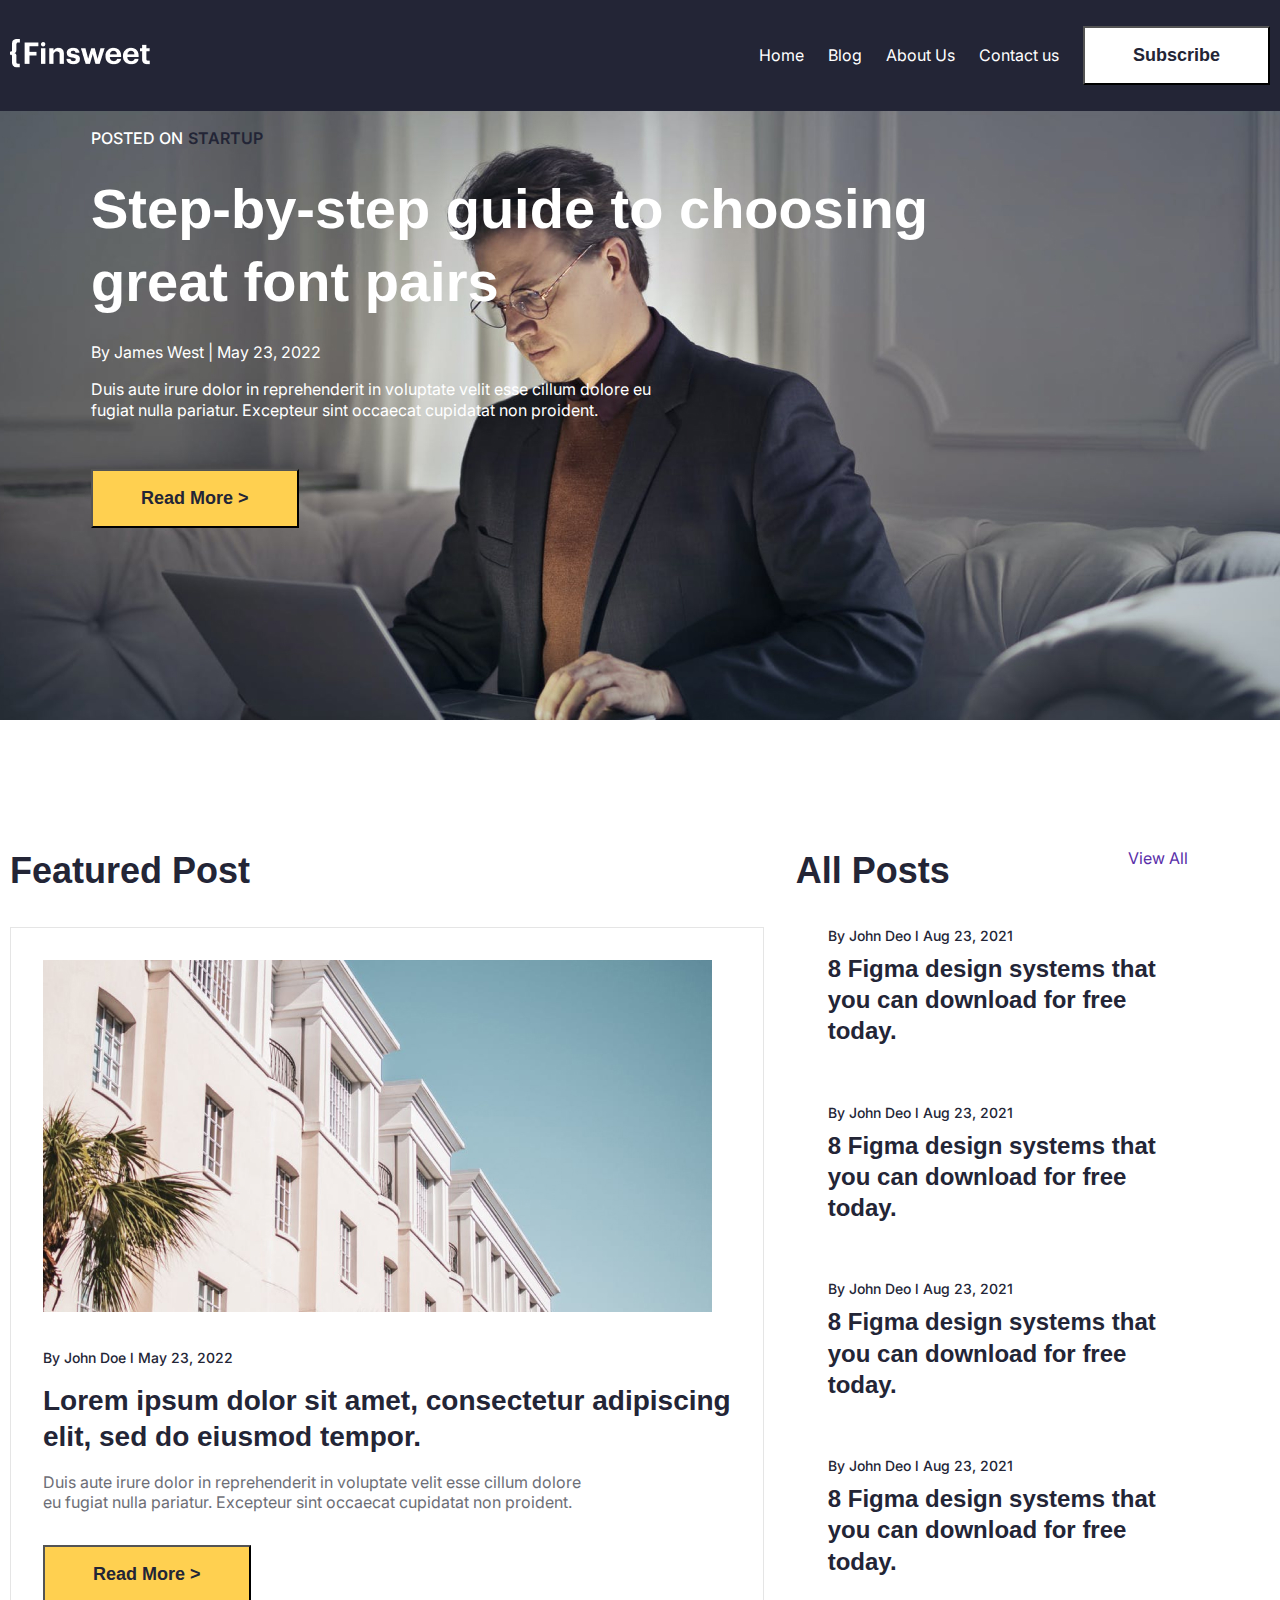
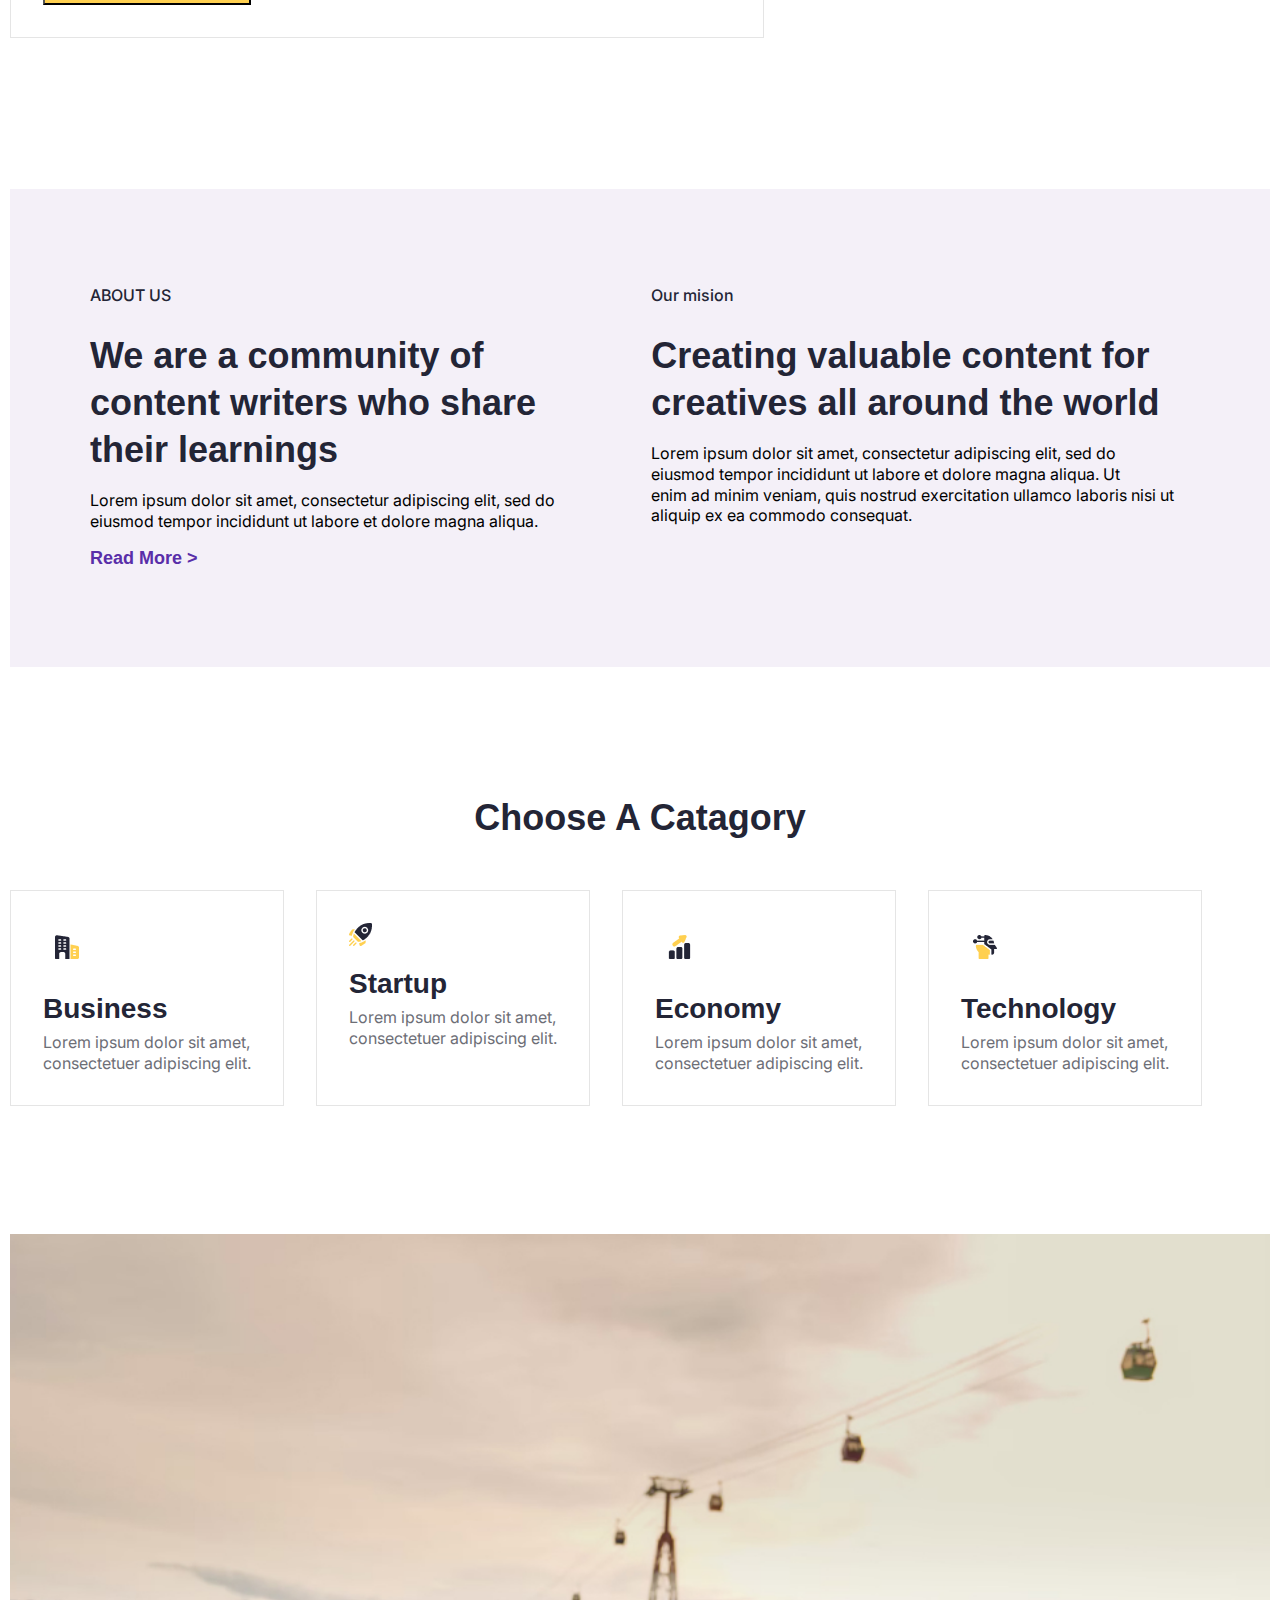
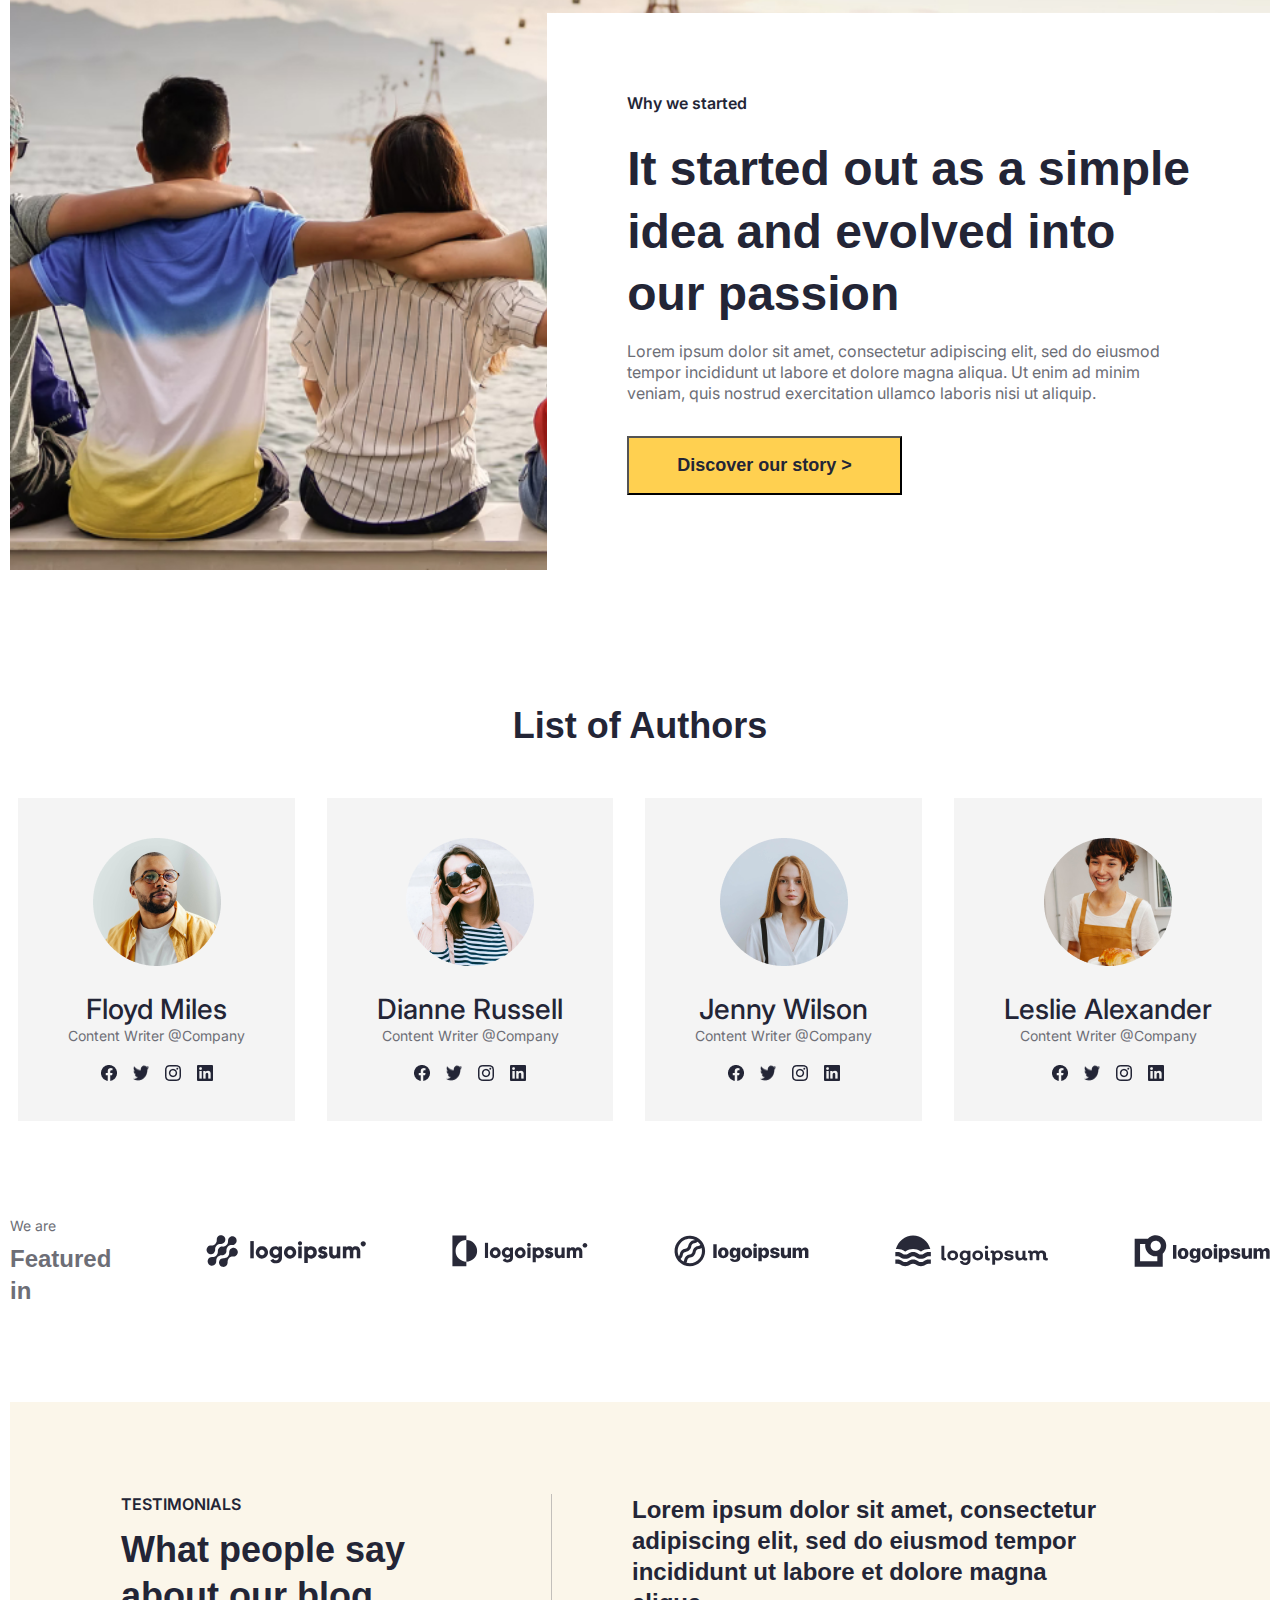
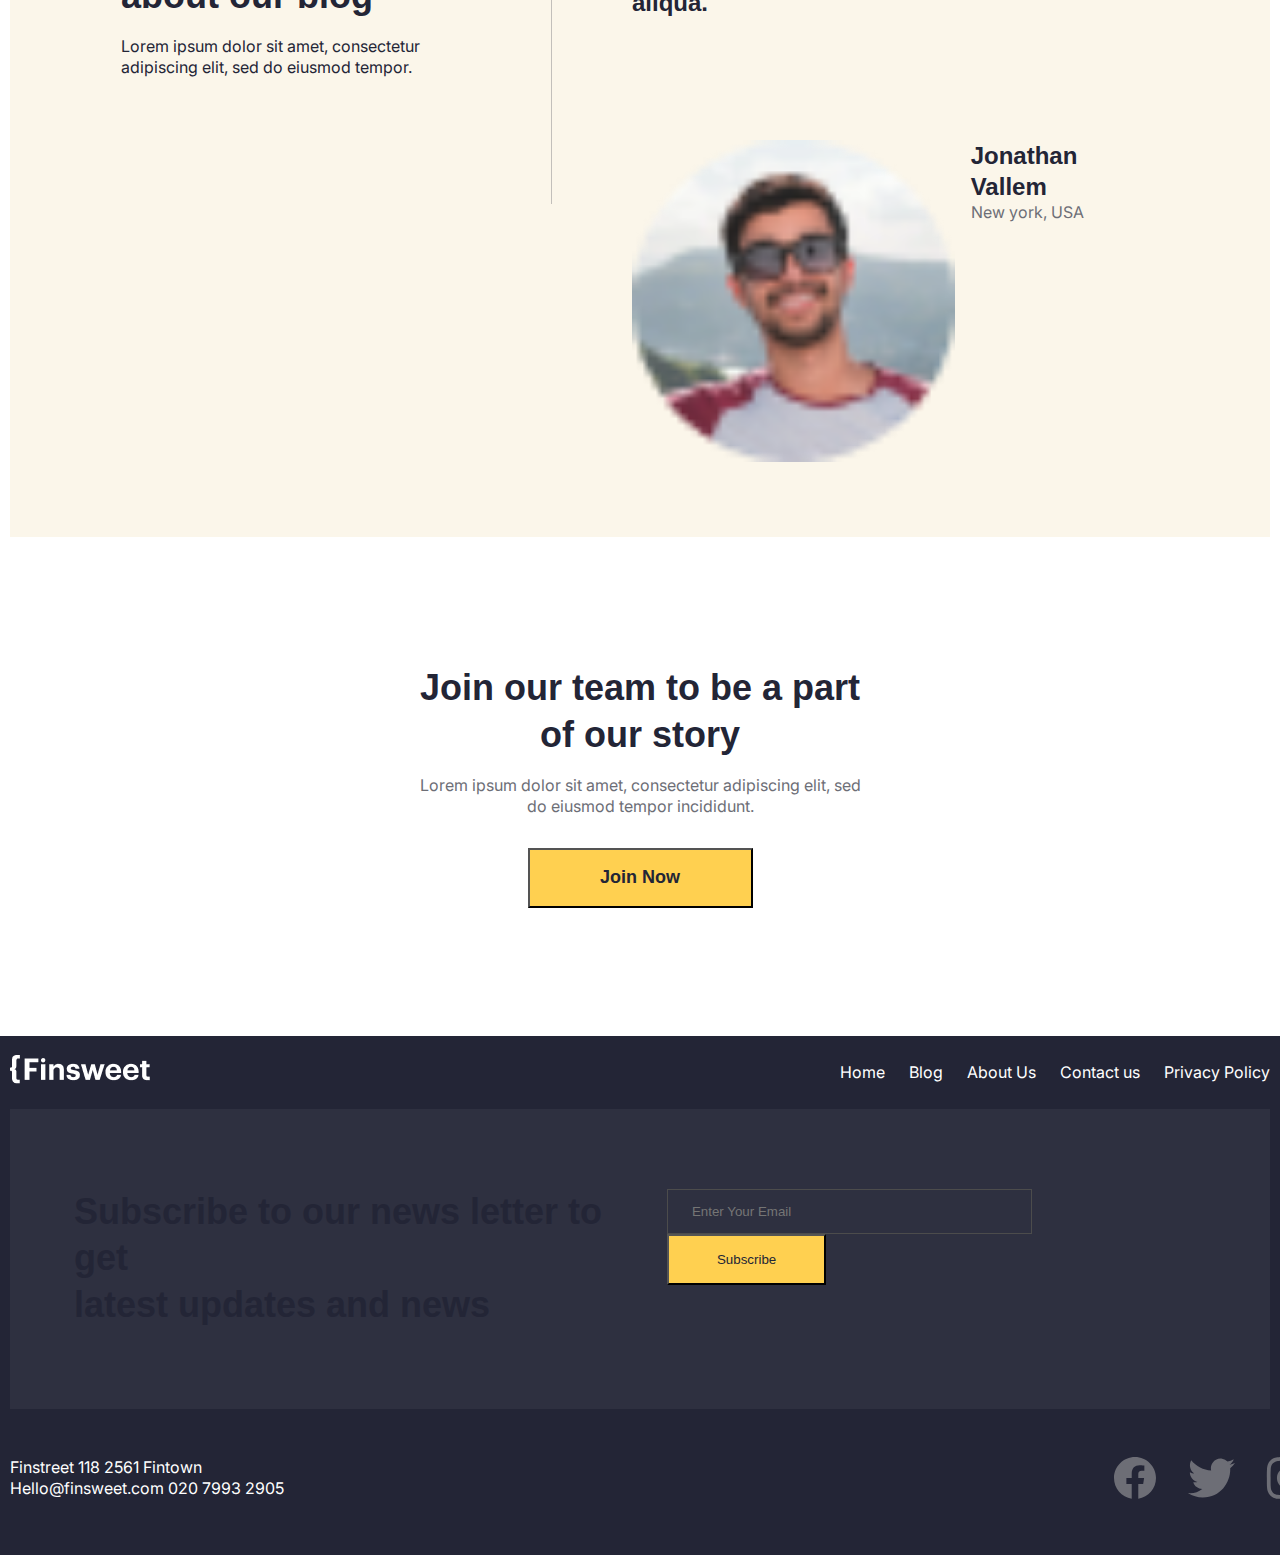
<file: index.html>
<!DOCTYPE html>
<html lang="en">

<head>
    <meta charset="UTF-8">
    <meta http-equiv="X-UA-Compatible" content="IE=edge">
    <meta name="viewport" content="width=device-width, initial-scale=1.0, maximum-scale=1.0, minimum-scale=1.0">
    <title>Document</title>
    <link rel="preconnect" href="https://fonts.googleapis.com">
    <link rel="preconnect" href="https://fonts.gstatic.com" crossorigin>
    <link
        href="https://fonts.googleapis.com/css2?family=Inter:wght@400;500;600&family=Playfair+Display:wght@700&display=swap"
        rel="stylesheet">
    <link rel="stylesheet" href="./css/main.css">
</head>

<body>
    <div class="wrapper">
        <header class="header">
            <div class="container">
                <div class="header__inner">
                    <a href="index.html" class="logo">
                        <img src="img/Logo (1).png" alt="Logo" class="logo__img">
                    </a>
                    <nav class="menu">
                        <button class="menu__btn">
                            <span></span>
                            <span></span>
                            <span></span>
                        </button>
                        <ul class="menu__list">
                            <li class="menu__list-item">
                                <a href="index.html" class="menu__list-link">Home</a>
                            </li>
                            <li class="menu__list-item">
                                <a href="blog.html" class="menu__list-link">Blog</a>
                            </li>
                            <li class="menu__list-item">
                                <a href="about.html" class="menu__list-link">About Us</a>
                            </li>
                            <li class="menu__list-item">
                                <a href="contact.html" class="menu__list-link">Contact us</a>
                            </li>
                            <li class="menu__list-itemm">
                                <button href="#" class="menu__list-linkk">Subscribe</button>
                            </li>
                        </ul>
                    </nav>
                </div>
            </div>
        </header>
        <main class="main">
            <div class="topheader"
                style="background-image: url(img/man-in-black-suit-wearing-eye-glasses-sitting-on-gray-sofa-using-macbook-3772622.jpg);">
                <img class="fontemn" src="img/temnaifon.png" alt="temnaifon">
                <div class="container">
                    <div class="texts">
                        <div class="tytle">
                            <tytle class="tytle-text">Posted on </tytle>
                            <div class="tytle-it">startup</div>

                        </div>
                        <h1 class="top-text">Step-by-step guide to choosing<br> great font pairs</h1>
                        <p class="data">
                        <div class="data-text">By James West | May 23, 2022 </div>
                        </p>
                        <p class="duis">Duis aute irure dolor in reprehenderit in voluptate velit esse cillum dolore
                            eu<br>
                            fugiat nulla pariatur. Excepteur sint occaecat cupidatat non proident.
                        </p>
                        <button class="it btn__yellow">Read More ></button>
                    </div>
                </div>
            </div>
            <article class="article">
                <div class="container">
                    <div class="dlz">
                        <div class="pack">
                            <div class="article-tytle">Featured Post</div>
                            <div class="article-body">
                                <img src="img/white-concrete-building-1838640.jpg" alt="concrete" class="body-img">
                                <div class="body-data">By John Doe l May 23, 2022</div>
                                <h2 class="body-text">Lorem ipsum dolor sit amet, consectetur adipiscing<br> elit, sed
                                    do
                                    eiusmod tempor. </h2>
                                <p class="body-para">Duis aute irure dolor in reprehenderit in voluptate velit esse
                                    cillum
                                    dolore<br> eu fugiat nulla pariatur. Excepteur sint occaecat cupidatat non proident.
                                </p>
                                <button class="body-btn btn__yellow">Read More ></button>
                            </div>
                        </div>
                        <div class="back">
                            <div class="track">
                                <div class="back-tytle">All Posts</div>
                                <a href="#" class="back-vew">View All</a>
                            </div>
                            <div class="back-body__park">
                                <div class="back-body">
                                    <div class="back-data">By John Deo l Aug 23, 2021 </div>
                                    <p class="back-text">8 Figma design systems that<br> you can download for free<br>
                                        today.
                                    </p>
                                </div>
                                <div class="back-body">
                                    <div class="back-data">By John Deo l Aug 23, 2021 </div>
                                    <p class="back-text">8 Figma design systems that<br> you can download for free<br>
                                        today.
                                    </p>
                                </div>
                                <div class="back-body">
                                    <div class="back-data">By John Deo l Aug 23, 2021 </div>
                                    <p class="back-text">8 Figma design systems that<br> you can download for free<br>
                                        today.
                                    </p>
                                </div>
                                <div class="back-body">
                                    <div class="back-data">By John Deo l Aug 23, 2021 </div>
                                    <p class="back-text">8 Figma design systems that<br> you can download for free<br>
                                        today.
                                    </p>
                                </div>
                            </div>
                        </div>
                    </div>
                </div>
            </article>
            <div class="about">
                <div class="container">
                    <div class="about__pack">
                        <div class="about-about">
                            <tytle class="about-tytle">ABOUT US</tytle>
                            <h1 class="about-text">We are a community of<br> content writers who share their
                                learnings
                            </h1>
                            <p class="about-item">Lorem ipsum dolor sit amet, consectetur adipiscing elit, sed do<br>
                                eiusmod
                                tempor incididunt ut labore et dolore magna aliqua.
                            </p>
                            <a href="#" class="about-salka">Read More ></a>
                        </div>
                        <div class="about-about">
                            <tytle class="about-tytle">Our mision</tytle>
                            <h1 class="about-text">Creating valuable content for<br> creatives all around the world
                            </h1>
                            <p class="about-item">Lorem ipsum dolor sit amet, consectetur adipiscing elit, sed do<br>
                                eiusmod tempor incididunt ut labore et dolore magna aliqua. Ut<br> enim ad minim veniam,
                                quis nostrud exercitation ullamco laboris nisi ut aliquip ex ea commodo consequat.
                            </p>
                        </div>
                    </div>
                </div>
            </div>
            <div class="featurs">
                <div class="container">
                    <tytle class=" featurs-tytle">Choose A Catagory</tytle>
                    <div class="boxses">
                        <div class="featurs-box">
                            <img src="img/tapok.png" alt="tapok" class="box-icon">
                            <div class="box-tytle">Business</div>
                            <p class="box-poi">Lorem ipsum dolor sit amet,<br> consectetuer adipiscing elit.</p>
                        </div>
                        <div class="featurs-box">
                            <img src="img/shuttle.png" alt="tapok" class="box-icon">
                            <div class="box-tytle">Startup</div>
                            <p class="box-poi">Lorem ipsum dolor sit amet,<br> consectetuer adipiscing elit.</p>
                        </div>
                        <div class="featurs-box">
                            <img src="img/invest.png" alt="tapok" class="box-icon">
                            <div class="box-tytle">Economy</div>
                            <p class="box-poi">Lorem ipsum dolor sit amet,<br> consectetuer adipiscing elit.</p>
                        </div>
                        <div class="featurs-box">
                            <img src="img/business-and-trade 1.png" alt="tapok" class="box-icon">
                            <div class="box-tytle">Technology</div>
                            <p class="box-poi">Lorem ipsum dolor sit amet,<br> consectetuer adipiscing elit.</p>
                        </div>
                    </div>
                </div>
            </div>
            <div class="history">
                <div class="container">
                    <div class="passat">
                        <div class="history__body">
                            <div class="history__body-tytle">Why we started </div>
                            <h1 class="history__body-text">It started out as a simple<br> idea and evolved into<br> our
                                passion
                            </h1>
                            <p class="history__body-para">Lorem ipsum dolor sit amet, consectetur adipiscing elit, sed
                                do
                                eiusmod<br> tempor incididunt ut labore et dolore magna aliqua. Ut enim ad minim<br>
                                veniam,
                                quis nostrud exercitation ullamco laboris nisi ut aliquip.
                            </p>
                            <button class="disc btn__yellow">Discover our story ></button>
                        </div>
                        <!-- <div class="history-tot" style="background-image: url(img/peoplefon.jpg);">
                        </div> -->
                        <img src="/img/peoplefon.jpg" alt="peoplefon" class="history-img">
                    </div>
                </div>
            </div>
            <article class="section">
                <div class="container">
                    <div class="section-tytle">List of Authors</div>
                    <div class="section-park">
                        <div class="section__body">
                            <img src="img/poplenegr.png" alt="poplenegr" class="section__body-img">
                            <div class="section__body-tytle">Floyd Miles</div>
                            <div class="section__body-paras">Content Writer @Company</div>
                            <div class="section__body-box">
                                <img src="img/grface.png" alt="grface" class="section__body-box__icon">
                                <img src="img/grtwit.png" alt="grtwit" class="section__body-box__icon">
                                <img src="img/grinst.png" alt="grinst" class="section__body-box__icon">
                                <img src="img/grin.png" alt="grin" class="section__body-box__icon">
                            </div>
                        </div>
                        <div class="section__body">
                            <img src="img/woman-in-white-and-black-striped-shirt-wearing-black-sunglasses-3671083.png"
                                alt="poplenegr" class="section__body-img">
                            <div class="section__body-tytle">Dianne Russell</div>
                            <div class="section__body-paras">Content Writer @Company</div>
                            <div class="section__body-box">
                                <img src="img/grface.png" alt="grface" class="section__body-box__icon">
                                <img src="img/grtwit.png" alt="grtwit" class="section__body-box__icon">
                                <img src="img/grinst.png" alt="grinst" class="section__body-box__icon">
                                <img src="img/grin.png" alt="grin" class="section__body-box__icon">
                            </div>
                        </div>
                        <div class="section__body">
                            <img src="img/fashion-woman-cute-shoes-5704849.png" alt="poplenegr"
                                class="section__body-img">
                            <div class="section__body-tytle">Jenny Wilson</div>
                            <div class="section__body-paras">Content Writer @Company</div>
                            <div class="section__body-box">
                                <img src="img/grface.png" alt="grface" class="section__body-box__icon">
                                <img src="img/grtwit.png" alt="grtwit" class="section__body-box__icon">
                                <img src="img/grinst.png" alt="grinst" class="section__body-box__icon">
                                <img src="img/grin.png" alt="grin" class="section__body-box__icon">
                            </div>
                        </div>
                        <div class="section__body">
                            <img src="img/content-baker-with-delicious-puff-in-cafeteria-6205509.png" alt="poplenegr"
                                class="section__body-img">
                            <div class="section__body-tytle">Leslie Alexander</div>
                            <div class="section__body-paras">Content Writer @Company</div>
                            <div class="section__body-box">
                                <img src="img/grface.png" alt="grface" class="section__body-box__icon">
                                <img src="img/grtwit.png" alt="grtwit" class="section__body-box__icon">
                                <img src="img/grinst.png" alt="grinst" class="section__body-box__icon">
                                <img src="img/grin.png" alt="grin" class="section__body-box__icon">
                            </div>
                        </div>
                    </div>
                </div>
            </article>
            <section class="company">
                <div class="container">
                    <div class="company-tytle">We are</div>
                    <div class="company-box">
                        <div class="company__text">Featured in</div>
                        <img src="img/sumcomp.svg" alt="sumcomp" class="company__icon">
                        <img src="img/luna.svg" alt="luna" class="company__icon">
                        <img src="img/solnze.svg" alt="solnze" class="company__icon">
                        <img src="img/burger.svg" alt="burger" class="company__icon">
                        <img src="img/telik.svg" alt="telik" class="company__icon">
                    </div>
                </div>
            </section>
            <section class="testy">
                <div class="container">
                    <div class="testy-box">
                        <div class="testy-box__one">
                            <div class="box__one-tytle">TESTIMONIALS</div>
                            <h1 class="box__one-text">What people say about our blog</h1>
                            <p class="box__one-paras">Lorem ipsum dolor sit amet, consectetur adipiscing elit, sed do
                                eiusmod tempor.
                            </p>
                        </div>
                        <div class="testy-box__two">
                            <img src="img/Line 1.png" alt="Line" class="box__two-hr">
                        </div>
                        <div class="testy-box__three">
                            <p class="box__three">Lorem ipsum dolor sit amet, consectetur adipiscing elit, sed do
                                eiusmod tempor incididunt ut labore et dolore magna aliqua.
                            </p>
                            <div class="box__three-park">
                                <img src="img/Profile picture.png" alt="Profile" class="three-park__img">
                                <div class="box__three__tolpa">
                                    <div class="three-park__tytle">Jonathan Vallem</div>
                                    <p class="three-park__text">New york, USA</p>
                                </div>
                            </div>
                        </div>
                    </div>
                </div>
            </section>
            <section class="join">
                <div class="container">
                    <div class="join-box">
                        <div class="join__tytle">Join our team to be a part of our story</div>
                        <p class="join__text">Lorem ipsum dolor sit amet, consectetur adipiscing elit, sed do eiusmod
                            tempor
                            incididunt.</p>
                        <button class="join__btn btn__yellow">Join Now</button>
                    </div>
                </div>
            </section>
        </main>
        <footer class="footer">
            <div class="container">
                <div class="header__inner">
                    <a href="index.html" class="logo">
                        <img src="img/Logo (1).png" alt="Logo" class="logo__img">
                    </a>
                    <nav class="menu">
                        <ul class="menu__list">
                            <li class="menu__list-item">
                                <a href="#" class="menu__list-link">Home</a>
                            </li>
                            <li class="menu__list-item">
                                <a href="#" class="menu__list-link">Blog</a>
                            </li>
                            <li class="menu__list-item">
                                <a href="#" class="menu__list-link">About Us</a>
                            </li>
                            <li class="menu__list-item">
                                <a href="#" class="menu__list-link">Contact us</a>
                            </li>
                            <li class="menu__list-item">
                                <a href="#" class="menu__list-link">Privacy Policy</a>
                            </li>
                        </ul>
                    </nav>
                </div>
                <div class="header__news" style="background-image: url(img/CTA\ background.png);">
                    <div class="header__news-fon">
                        <div class="new-text">Subscribe to our news letter to get<br> latest updates and news</div>
                        <div class="form">
                            <input type="email" class="form__input" placeholder="Enter Your Email">
                            <button class="form__btn" type="submit">Subscribe</button>
                        </div>
                    </div>
                </div>
                <div class="header__sochial">
                    <div class="header__footer-text">Finstreet 118 2561 Fintown<br>Hello@finsweet.com 020 7993 2905
                    </div>
                    <div class="header__footer-icon">
                        <img class="footer-icon__item" src="/img/facebook.svg" alt="facebook">
                        <img class="footer-icon__item" src="/img/twiter.svg" alt="twiter">
                        <img class="footer-icon__item" src="/img/instagramm.svg" alt="instagramm">
                        <img class="footer-icon__item" src="/img/in.svg" alt="in">
                    </div>
                </div>
            </div>
        </footer>
    </div>
    <script src="./js/main.js"></script>
</body>

</html>
</file>
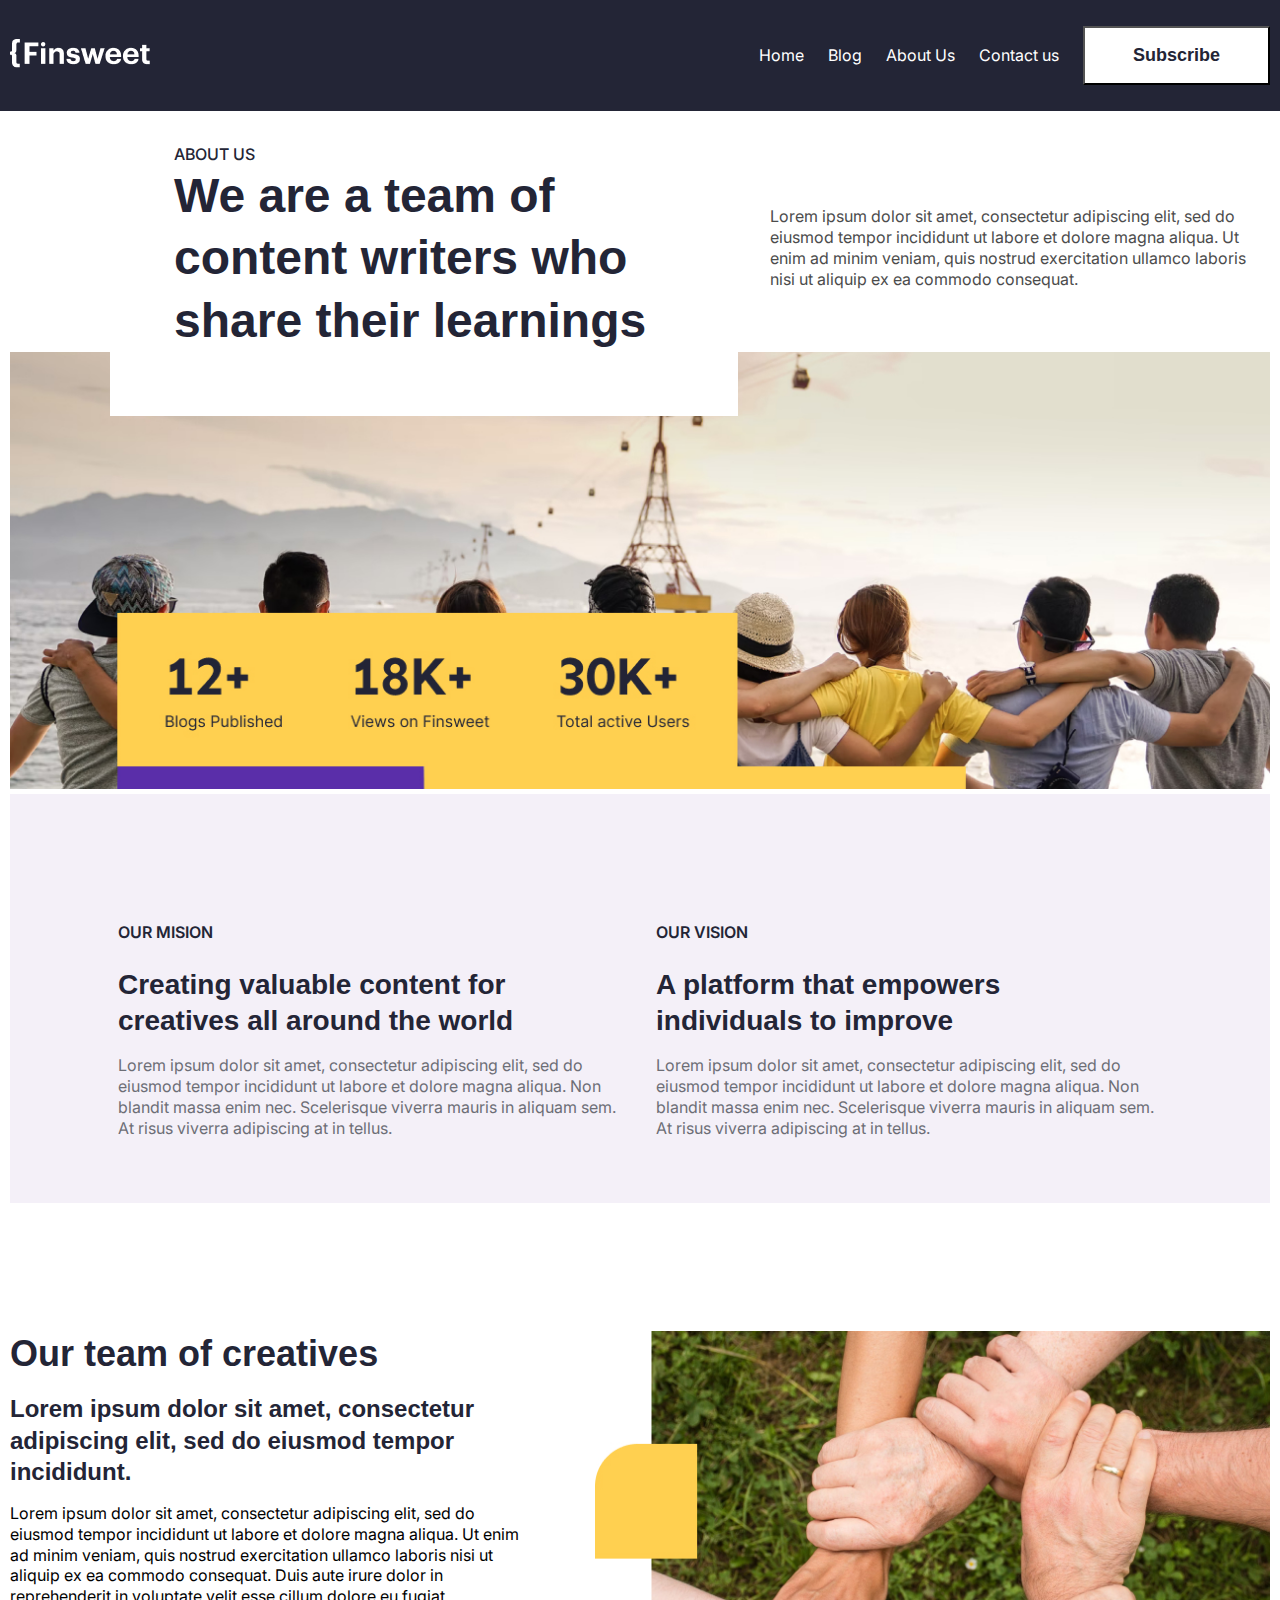
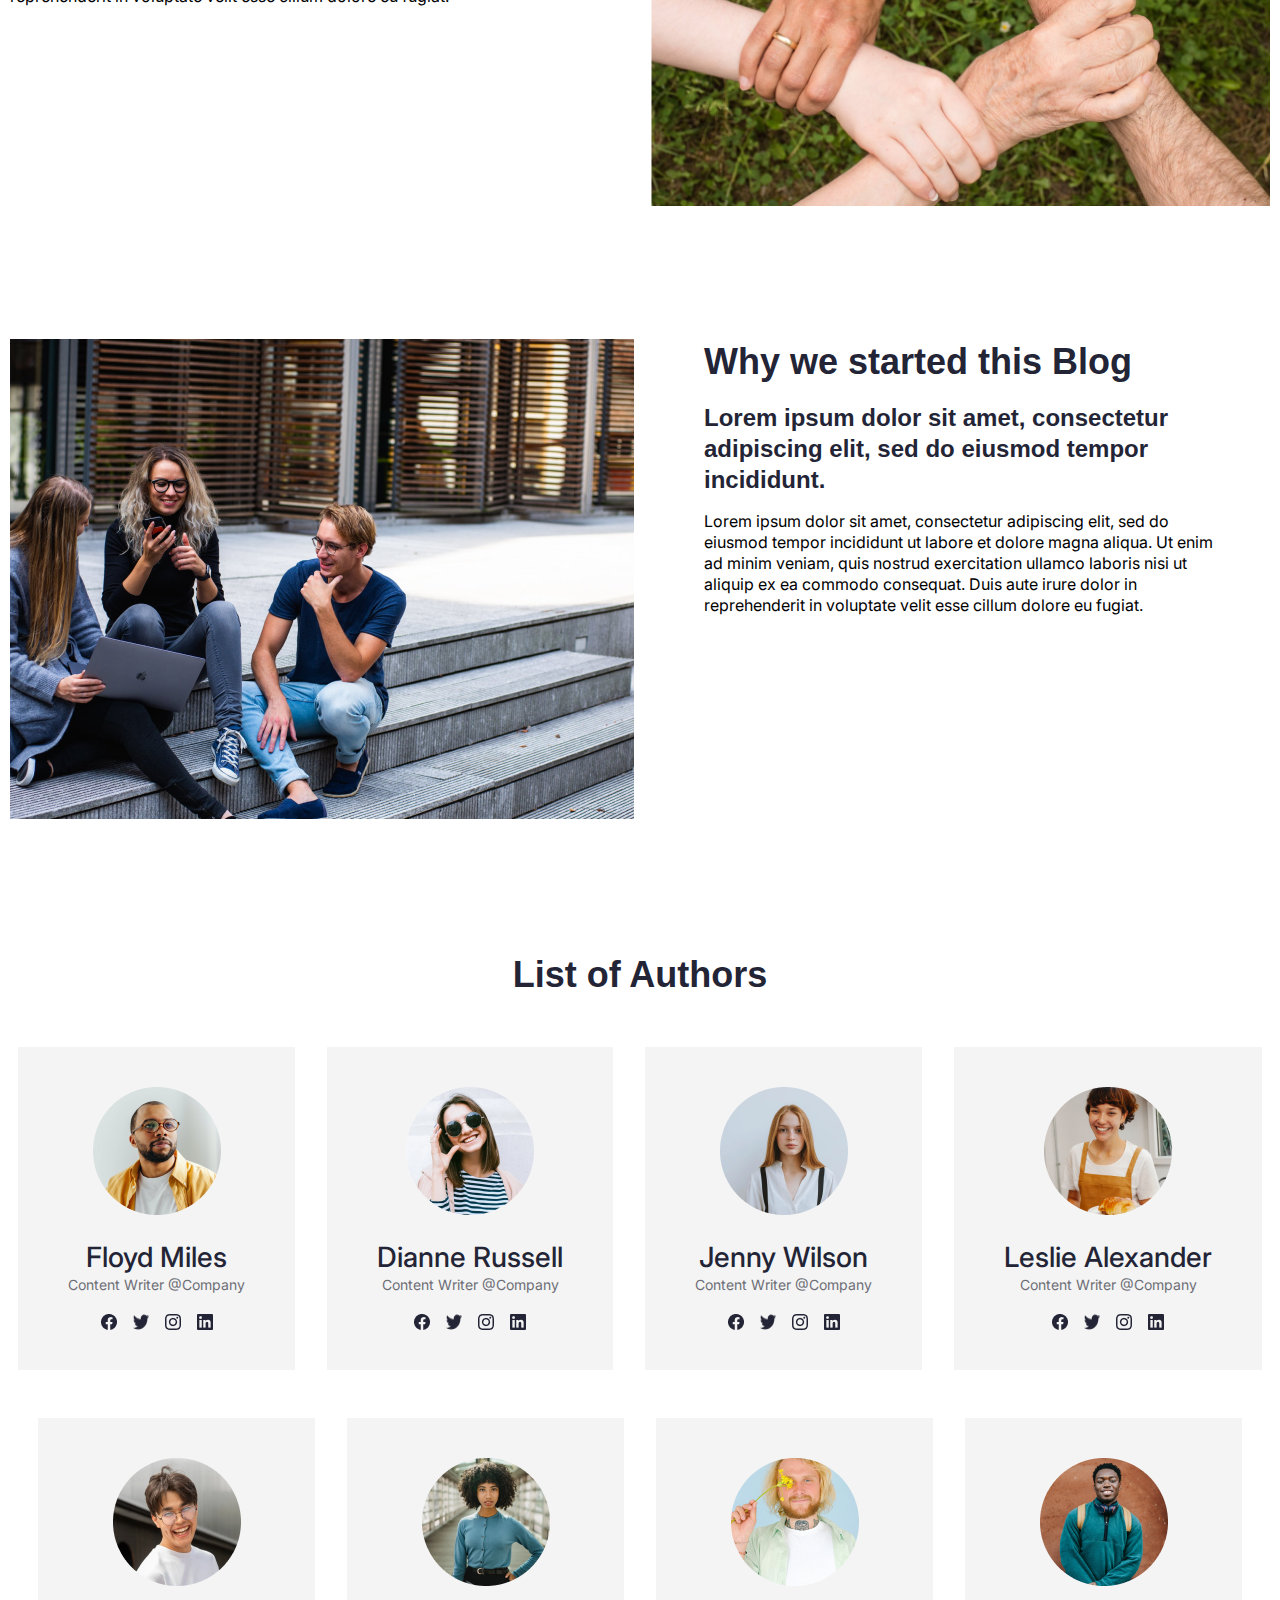
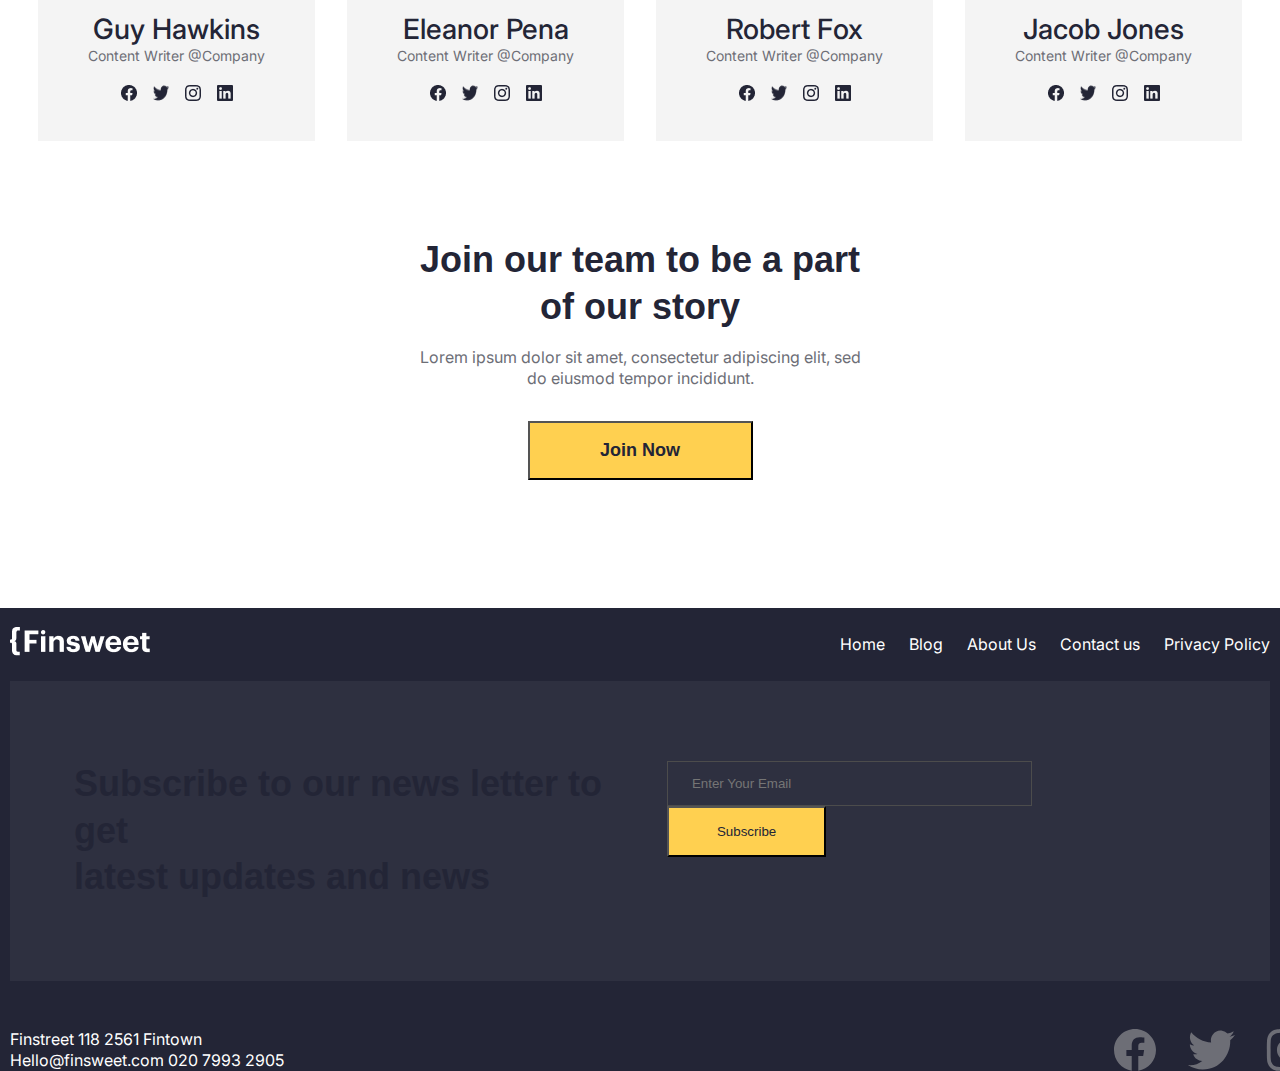
<file: about.html>
<!DOCTYPE html>
<html lang="en">

<head>
    <meta charset="UTF-8">
    <meta http-equiv="X-UA-Compatible" content="IE=edge">
    <meta name="viewport" content="width=device-width, initial-scale=1.0, maximum-scale=1.0, minimum-scale=1.0">
    <title>Document</title>
    <link rel="preconnect" href="https://fonts.googleapis.com">
    <link rel="preconnect" href="https://fonts.gstatic.com" crossorigin>
    <link
        href="https://fonts.googleapis.com/css2?family=Inter:wght@400;500;600&family=Playfair+Display:wght@700&display=swap"
        rel="stylesheet">
    <link rel="stylesheet" href="./css/main.css">
</head>

<body>
    <header class="header">
        <div class="container">
            <div class="header__inner">
                <a href="index.html" class="logo">
                    <img src="img/Logo (1).png" alt="Logo" class="logo__img">
                </a>
                <nav class="menu">
                    <button class="menu__btn">
                        <span></span>
                        <span></span>
                        <span></span>
                    </button>
                    <ul class="menu__list">
                        <li class="menu__list-item">
                            <a href="index.html" class="menu__list-link">Home</a>
                        </li>
                        <li class="menu__list-item">
                            <a href="blog.html" class="menu__list-link">Blog</a>
                        </li>
                        <li class="menu__list-item">
                            <a href="about.html" class="menu__list-link">About Us</a>
                        </li>
                        <li class="menu__list-item">
                            <a href="contact.html" class="menu__list-link">Contact us</a>
                        </li>
                        <li class="menu__list-itemm">
                            <button href="#" class="menu__list-linkk">Subscribe</button>
                        </li>
                    </ul>
                </nav>
            </div>
        </div>
    </header>
    <main class="main">
        <section class="us">
            <div class="container">
                <div class="us-pack">
                    <div class="us__body">
                        <div class="us__body-tytle">ABOUT US</div>
                        <h1 class="us__body-text">We are a team of content writers who share their learnings</h1>
                    </div>
                    <div class="us__telo">
                        <p class="us__telo-text">Lorem ipsum dolor sit amet, consectetur adipiscing elit, sed do eiusmod
                            tempor incididunt ut labore et dolore magna aliqua. Ut enim ad minim veniam, quis nostrud
                            exercitation ullamco laboris nisi ut aliquip ex ea commodo consequat.
                        </p>
                    </div>
                </div>
                <div class="us-img"><img class="us-img__icon" src="img/Overview.jpg" alt="Overview"></div>
                <div class="misia__pack">
                    <div class="misia__body">
                        <div class="misia__body-tytle">Our mision</div>
                        <h1 class="misia__body-text">Creating valuable content for creatives all around the world</h1>
                        <p class="misia__body-paras">Lorem ipsum dolor sit amet, consectetur adipiscing elit, sed do
                            eiusmod tempor incididunt ut labore et dolore magna aliqua. Non blandit massa enim nec.
                            Scelerisque viverra mauris in aliquam sem. At risus viverra adipiscing at in tellus.
                        </p>
                    </div>
                    <div class="misia__body">
                        <div class="misia__body-tytle">Our Vision</div>
                        <h1 class="misia__body-text">A platform that empowers individuals to improve</h1>
                        <p class="misia__body-paras">Lorem ipsum dolor sit amet, consectetur adipiscing elit, sed do
                            eiusmod tempor incididunt ut labore et dolore magna aliqua. Non blandit massa enim nec.
                            Scelerisque viverra mauris in aliquam sem. At risus viverra adipiscing at in tellus.
                        </p>
                    </div>
                </div>
            </div>
        </section>
        <section class="team">
            <div class="container">
                <div class="team__park">
                    <div class="team__box">
                        <div class="team__box-tytle">Our team of creatives</div>
                        <h1 class="team__box-text">Lorem ipsum dolor sit amet, consectetur adipiscing elit, sed do
                            eiusmod tempor incididunt.</h1>
                        <p class="team__box-paras">Lorem ipsum dolor sit amet, consectetur adipiscing elit, sed do
                            eiusmod tempor incididunt ut labore et dolore magna aliqua. Ut enim ad minim veniam,
                            quis nostrud exercitation ullamco laboris nisi ut aliquip ex ea commodo consequat. Duis
                            aute irure dolor in reprehenderit in voluptate velit esse cillum dolore eu fugiat.
                        </p>
                    </div>
                    <div class="team__box">
                        <img src="img/ryki.jpg" alt="ryki" class="team__box-img">
                    </div>
                </div>
                <div class="team__park">
                    <div class="team__box">
                        <img src="img/ylobka.jpg" alt="ylobka" class="team__box-img">
                    </div>
                    <div class="team__box">
                        <div class="team__box-tytle">Why we started this Blog</div>
                        <h1 class="team__box-text">Lorem ipsum dolor sit amet, consectetur adipiscing elit, sed do
                            eiusmod tempor incididunt.</h1>
                        <p class="team__box-paras">Lorem ipsum dolor sit amet, consectetur adipiscing elit, sed do
                            eiusmod tempor incididunt ut labore et dolore magna aliqua. Ut enim ad minim veniam,
                            quis nostrud exercitation ullamco laboris nisi ut aliquip ex ea commodo consequat. Duis
                            aute irure dolor in reprehenderit in voluptate velit esse cillum dolore eu fugiat.
                        </p>
                    </div>
                </div>
            </div>
        </section>
        <article class="section">
            <div class="container">
                <div class="section-tytle">List of Authors</div>
                <div class="section-park">
                    <div class="section__body">
                        <img src="img/poplenegr.png" alt="poplenegr" class="section__body-img">
                        <div class="section__body-tytle">Floyd Miles</div>
                        <div class="section__body-paras">Content Writer @Company</div>
                        <div class="section__body-box">
                            <img src="img/grface.png" alt="grface" class="section__body-box__icon">
                            <img src="img/grtwit.png" alt="grtwit" class="section__body-box__icon">
                            <img src="img/grinst.png" alt="grinst" class="section__body-box__icon">
                            <img src="img/grin.png" alt="grin" class="section__body-box__icon">
                        </div>
                    </div>
                    <div class="section__body">
                        <img src="img/woman-in-white-and-black-striped-shirt-wearing-black-sunglasses-3671083.png"
                            alt="poplenegr" class="section__body-img">
                        <div class="section__body-tytle">Dianne Russell</div>
                        <div class="section__body-paras">Content Writer @Company</div>
                        <div class="section__body-box">
                            <img src="img/grface.png" alt="grface" class="section__body-box__icon">
                            <img src="img/grtwit.png" alt="grtwit" class="section__body-box__icon">
                            <img src="img/grinst.png" alt="grinst" class="section__body-box__icon">
                            <img src="img/grin.png" alt="grin" class="section__body-box__icon">
                        </div>
                    </div>
                    <div class="section__body">
                        <img src="img/fashion-woman-cute-shoes-5704849.png" alt="poplenegr" class="section__body-img">
                        <div class="section__body-tytle">Jenny Wilson</div>
                        <div class="section__body-paras">Content Writer @Company</div>
                        <div class="section__body-box">
                            <img src="img/grface.png" alt="grface" class="section__body-box__icon">
                            <img src="img/grtwit.png" alt="grtwit" class="section__body-box__icon">
                            <img src="img/grinst.png" alt="grinst" class="section__body-box__icon">
                            <img src="img/grin.png" alt="grin" class="section__body-box__icon">
                        </div>
                    </div>
                    <div class="section__body">
                        <img src="img/content-baker-with-delicious-puff-in-cafeteria-6205509.png" alt="poplenegr"
                            class="section__body-img">
                        <div class="section__body-tytle">Leslie Alexander</div>
                        <div class="section__body-paras">Content Writer @Company</div>
                        <div class="section__body-box">
                            <img src="img/grface.png" alt="grface" class="section__body-box__icon">
                            <img src="img/grtwit.png" alt="grtwit" class="section__body-box__icon">
                            <img src="img/grinst.png" alt="grinst" class="section__body-box__icon">
                            <img src="img/grin.png" alt="grin" class="section__body-box__icon">
                        </div>
                    </div>
                </div>
                <div class="section-park">
                    <div class="section__body">
                        <img src="img/chin-1.png" alt="chin" class="section__body-img">
                        <div class="section__body-tytle">Guy Hawkins</div>
                        <div class="section__body-paras">Content Writer @Company</div>
                        <div class="section__body-box">
                            <img src="img/grface.png" alt="grface" class="section__body-box__icon">
                            <img src="img/grtwit.png" alt="grtwit" class="section__body-box__icon">
                            <img src="img/grinst.png" alt="grinst" class="section__body-box__icon">
                            <img src="img/grin.png" alt="grin" class="section__body-box__icon">
                        </div>
                    </div>
                    <div class="section__body">
                        <img src="img/chin-2.png" alt="poplenegr" class="section__body-img">
                        <div class="section__body-tytle">Eleanor Pena</div>
                        <div class="section__body-paras">Content Writer @Company</div>
                        <div class="section__body-box">
                            <img src="img/grface.png" alt="grface" class="section__body-box__icon">
                            <img src="img/grtwit.png" alt="grtwit" class="section__body-box__icon">
                            <img src="img/grinst.png" alt="grinst" class="section__body-box__icon">
                            <img src="img/grin.png" alt="grin" class="section__body-box__icon">
                        </div>
                    </div>
                    <div class="section__body">
                        <img src="img/chin-3.png" alt="poplenegr" class="section__body-img">
                        <div class="section__body-tytle">Robert Fox</div>
                        <div class="section__body-paras">Content Writer @Company</div>
                        <div class="section__body-box">
                            <img src="img/grface.png" alt="grface" class="section__body-box__icon">
                            <img src="img/grtwit.png" alt="grtwit" class="section__body-box__icon">
                            <img src="img/grinst.png" alt="grinst" class="section__body-box__icon">
                            <img src="img/grin.png" alt="grin" class="section__body-box__icon">
                        </div>
                    </div>
                    <div class="section__body">
                        <img src="img/chin-4.png" alt="poplenegr" class="section__body-img">
                        <div class="section__body-tytle">Jacob Jones</div>
                        <div class="section__body-paras">Content Writer @Company</div>
                        <div class="section__body-box">
                            <img src="img/grface.png" alt="grface" class="section__body-box__icon">
                            <img src="img/grtwit.png" alt="grtwit" class="section__body-box__icon">
                            <img src="img/grinst.png" alt="grinst" class="section__body-box__icon">
                            <img src="img/grin.png" alt="grin" class="section__body-box__icon">
                        </div>
                    </div>
                </div>
            </div>
        </article>
        <section class="join">
            <div class="container">
                <div class="join-box">
                    <div class="join__tytle">Join our team to be a part of our story</div>
                    <p class="join__text">Lorem ipsum dolor sit amet, consectetur adipiscing elit, sed do eiusmod
                        tempor
                        incididunt.</p>
                    <button class="join__btn btn__yellow">Join Now</button>
                </div>
            </div>
        </section>
    </main>
    <footer class="footer">
        <div class="container">
            <div class="header__inner">
                <a href="index.html" class="logo">
                    <img src="img/Logo (1).png" alt="Logo" class="logo__img">
                </a>
                <nav class="menu">
                    <ul class="menu__list">
                        <li class="menu__list-item">
                            <a href="#" class="menu__list-link">Home</a>
                        </li>
                        <li class="menu__list-item">
                            <a href="#" class="menu__list-link">Blog</a>
                        </li>
                        <li class="menu__list-item">
                            <a href="#" class="menu__list-link">About Us</a>
                        </li>
                        <li class="menu__list-item">
                            <a href="#" class="menu__list-link">Contact us</a>
                        </li>
                        <li class="menu__list-item">
                            <a href="#" class="menu__list-link">Privacy Policy</a>
                        </li>
                    </ul>
                </nav>
            </div>
            <div class="header__news" style="background-image: url(img/CTA\ background.png);">
                <div class="header__news-fon">
                    <div class="new-text">Subscribe to our news letter to get<br> latest updates and news</div>
                    <div class="form">
                        <input type="email" class="form__input" placeholder="Enter Your Email">
                        <button class="form__btn" type="submit">Subscribe</button>
                    </div>
                </div>
            </div>
            <div class="header__sochial">
                <div class="header__footer-text">Finstreet 118 2561 Fintown<br>Hello@finsweet.com 020 7993 2905
                </div>
                <div class="header__footer-icon">
                    <img class="footer-icon__item" src="/img/facebook.svg" alt="facebook">
                    <img class="footer-icon__item" src="/img/twiter.svg" alt="twiter">
                    <img class="footer-icon__item" src="/img/instagramm.svg" alt="instagramm">
                    <img class="footer-icon__item" src="/img/in.svg" alt="in">
                </div>
            </div>
        </div>
    </footer>
    <script src="./js/main.js"></script>
</body>

</html>
</file>
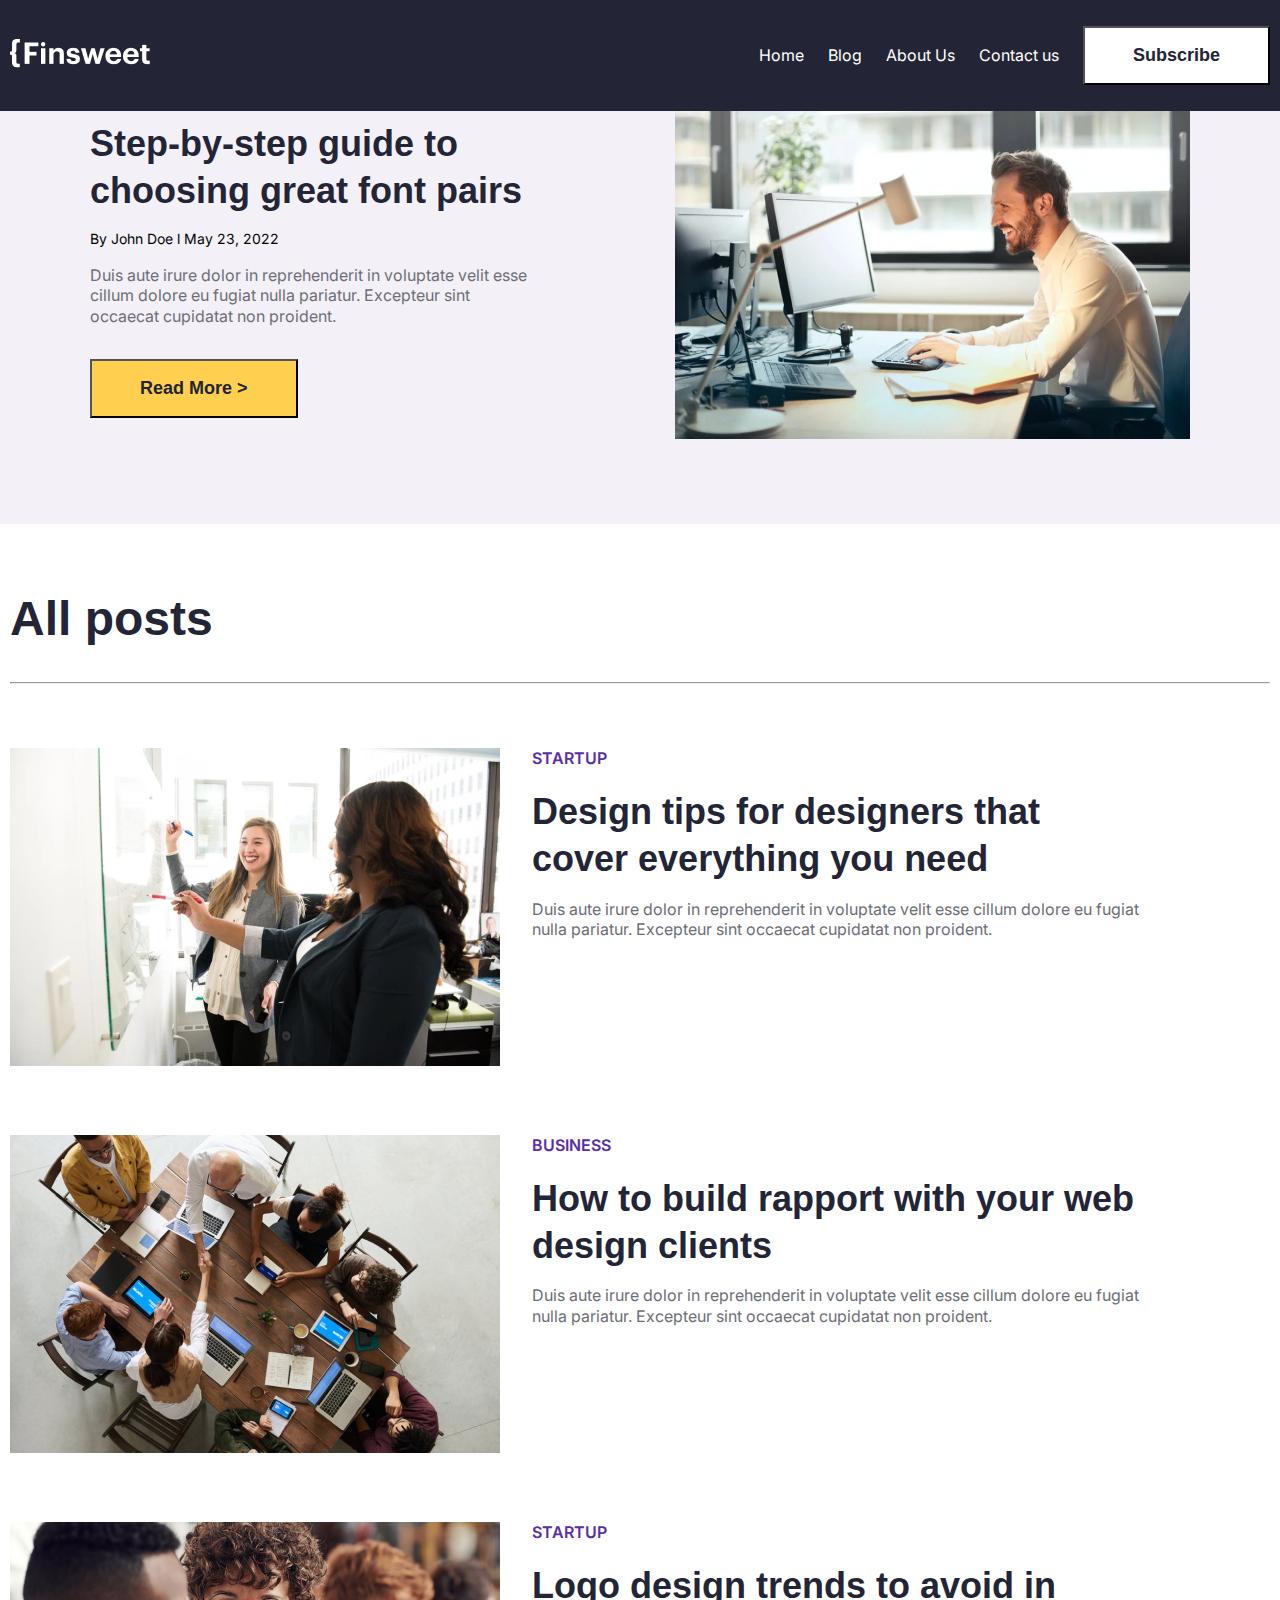
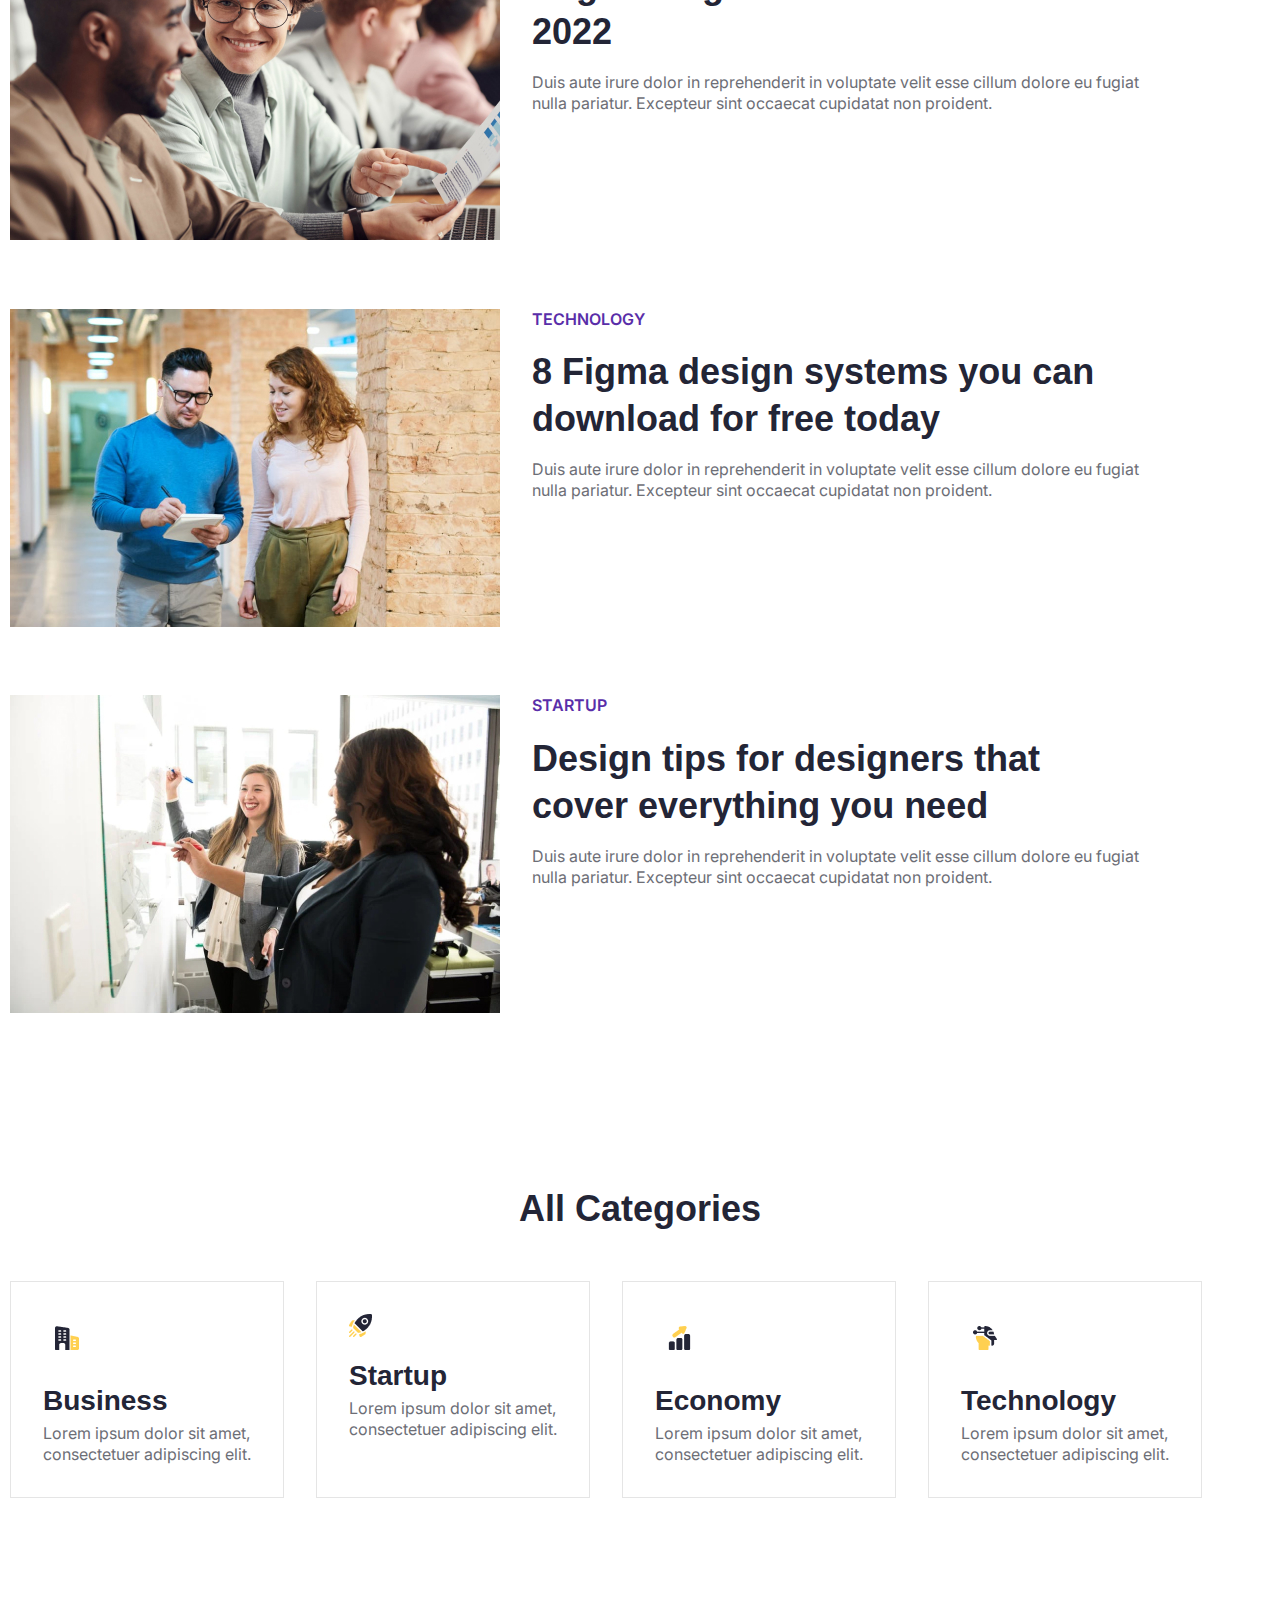
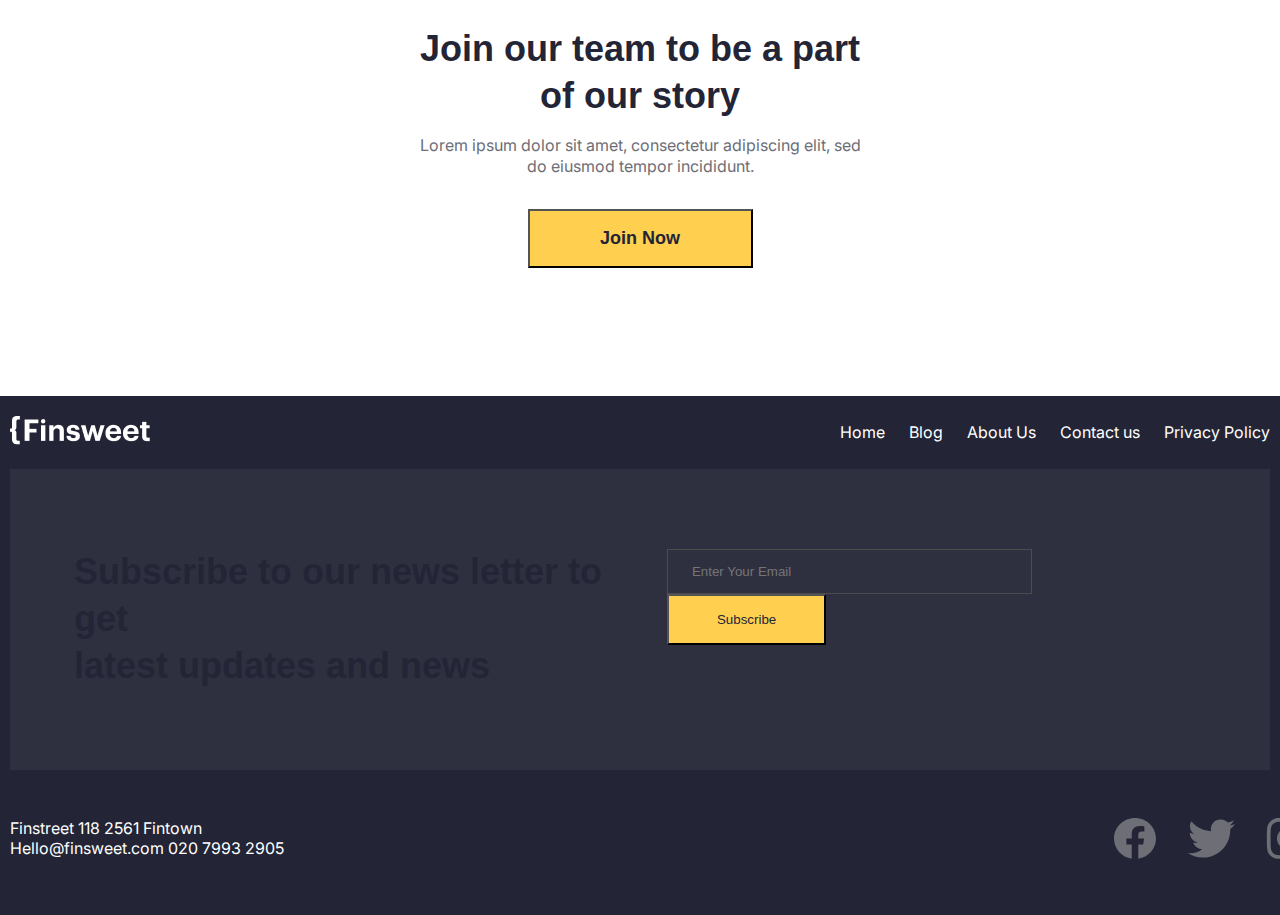
<file: blog.html>
<!DOCTYPE html>
<html lang="en">

<head>
    <meta charset="UTF-8">
    <meta http-equiv="X-UA-Compatible" content="IE=edge">
    <meta name="viewport" content="width=device-width, initial-scale=1.0, maximum-scale=1.0, minimum-scale=1.0">
    <title>Document</title>
    <link rel="preconnect" href="https://fonts.googleapis.com">
    <link rel="preconnect" href="https://fonts.gstatic.com" crossorigin>
    <link
        href="https://fonts.googleapis.com/css2?family=Inter:wght@400;500;600&family=Playfair+Display:wght@700&display=swap"
        rel="stylesheet">
    <link rel="stylesheet" href="./css/main.css">
</head>

<body>
    <div class="wrapper">
        <header class="header">
            <div class="container">
                <div class="header__inner">
                    <a href="index.html" class="logo">
                        <img src="img/Logo (1).png" alt="Logo" class="logo__img">
                    </a>
                    <nav class="menu">
                        <button class="menu__btn">
                            <span></span>
                            <span></span>
                            <span></span>
                        </button>
                        <ul class="menu__list">
                            <li class="menu__list-item">
                                <a href="index.html" class="menu__list-link">Home</a>
                            </li>
                            <li class="menu__list-item">
                                <a href="blog.html" class="menu__list-link">Blog</a>
                            </li>
                            <li class="menu__list-item">
                                <a href="about.html" class="menu__list-link">About Us</a>
                            </li>
                            <li class="menu__list-item">
                                <a href="contact.html" class="menu__list-link">Contact us</a>
                            </li>
                            <li class="menu__list-itemm">
                                <button href="#" class="menu__list-linkk">Subscribe</button>
                            </li>
                        </ul>
                    </nav>
                </div>
            </div>
        </header>
        <main class="main">
            <div class="post">
                <div class="post__telo">
                    <div class="container">
                        <div class="post__telo-item">
                            <div class="post__box">
                                <div class="post__box-tytle">Featured Post</div>
                                <h1 class="post__box-text">Step-by-step guide to choosing great font pairs</h1>
                                <div class="post__box-data">By John Doe l May 23, 2022 </div>
                                <p class="post__box-paras">Duis aute irure dolor in reprehenderit in voluptate velit
                                    esse
                                    cillum dolore eu fugiat nulla pariatur. Excepteur sint occaecat cupidatat non
                                    proident.
                                </p>
                                <button class="post__box-btn btn__yellow">Read More ></button>
                            </div>
                            <div class="post__paket">
                                <img src="img/manzakompom.jpg" alt="manzakompom" class="post__paket-img">
                            </div>
                        </div>
                    </div>
                </div>
            </div>
            <section class="startup">
                <div class="container">
                    <div class="startup-tytle">All posts</div>
                    <div class="startup-hr">
                        <hr>
                    </div>
                    <div class="startup-box">
                        <div class="startup-img">
                            <img class="startup-icon" src="img/ychilka.jpg" alt="ychilka">
                        </div>
                        <div class="startup-body">
                            <div class="startup-body__tytle">Startup</div>
                            <h1 class="startup-body__text">Design tips for designers that cover everything you need</h1>
                            <p class="startup-body__paras">Duis aute irure dolor in reprehenderit in voluptate velit
                                esse cillum dolore eu fugiat nulla pariatur. Excepteur sint occaecat cupidatat non
                                proident.
                            </p>
                        </div>
                    </div>
                    <div class="startup-box">
                        <div class="startup-img">
                            <img class="startup-icon" src="img/classyrok.jpg" alt="classyrok">
                        </div>
                        <div class="startup-body">
                            <div class="startup-body__tytle">BUSINESS</div>
                            <h1 class="startup-body__text">How to build rapport with your web design clients</h1>
                            <p class="startup-body__paras">Duis aute irure dolor in reprehenderit in voluptate velit
                                esse cillum dolore eu fugiat nulla pariatur. Excepteur sint occaecat cupidatat non
                                proident.
                            </p>
                        </div>
                    </div>
                    <div class="startup-box">
                        <div class="startup-img">
                            <img class="startup-icon" src="img/beloi and niger.jpg" alt="beloi">
                        </div>
                        <div class="startup-body">
                            <div class="startup-body__tytle">Startup</div>
                            <h1 class="startup-body__text">Logo design trends to avoid in 2022</h1>
                            <p class="startup-body__paras">Duis aute irure dolor in reprehenderit in voluptate velit
                                esse cillum dolore eu fugiat nulla pariatur. Excepteur sint occaecat cupidatat non
                                proident.
                            </p>
                        </div>
                    </div>
                    <div class="startup-box">
                        <div class="startup-img">
                            <img class="startup-icon" src="img/delovoi.jpg" alt="delovoi">
                        </div>
                        <div class="startup-body">
                            <div class="startup-body__tytle">TECHNOLOGY</div>
                            <h1 class="startup-body__text">8 Figma design systems you can download for free today</h1>
                            <p class="startup-body__paras">Duis aute irure dolor in reprehenderit in voluptate velit
                                esse cillum dolore eu fugiat nulla pariatur. Excepteur sint occaecat cupidatat non
                                proident.
                            </p>
                        </div>
                    </div>
                    <div class="startup-box">
                        <div class="startup-img">
                            <img class="startup-icon" src="img/ychilka.jpg" alt="ychilka">
                        </div>
                        <div class="startup-body">
                            <div class="startup-body__tytle">Startup</div>
                            <h1 class="startup-body__text">Design tips for designers that cover everything you need</h1>
                            <p class="startup-body__paras">Duis aute irure dolor in reprehenderit in voluptate velit
                                esse cillum dolore eu fugiat nulla pariatur. Excepteur sint occaecat cupidatat non
                                proident.
                            </p>
                        </div>
                    </div>
                </div>
            </section>
            <div class="featurs">
                <div class="container">
                    <tytle class="featurs-tytle">All Categories</tytle>
                    <div class="boxses">
                        <div class="featurs-box">
                            <img src="img/tapok.png" alt="tapok" class="box-icon">
                            <div class="box-tytle">Business</div>
                            <p class="box-poi">Lorem ipsum dolor sit amet,<br> consectetuer adipiscing elit.</p>
                        </div>
                        <div class="featurs-box">
                            <img src="img/shuttle.png" alt="tapok" class="box-icon">
                            <div class="box-tytle">Startup</div>
                            <p class="box-poi">Lorem ipsum dolor sit amet,<br> consectetuer adipiscing elit.</p>
                        </div>
                        <div class="featurs-box">
                            <img src="img/invest.png" alt="tapok" class="box-icon">
                            <div class="box-tytle">Economy</div>
                            <p class="box-poi">Lorem ipsum dolor sit amet,<br> consectetuer adipiscing elit.</p>
                        </div>
                        <div class="featurs-box">
                            <img src="img/business-and-trade 1.png" alt="tapok" class="box-icon">
                            <div class="box-tytle">Technology</div>
                            <p class="box-poi">Lorem ipsum dolor sit amet,<br> consectetuer adipiscing elit.</p>
                        </div>
                    </div>
                </div>
            </div>
            <section class="join">
                <div class="container">
                    <div class="join-box">
                        <div class="join__tytle">Join our team to be a part of our story</div>
                        <p class="join__text">Lorem ipsum dolor sit amet, consectetur adipiscing elit, sed do eiusmod
                            tempor
                            incididunt.</p>
                        <button class="join__btn btn__yellow">Join Now</button>
                    </div>
                </div>
            </section>
        </main>
        <footer class="footer">
            <div class="container">
                <div class="header__inner">
                    <a href="index.html" class="logo">
                        <img src="img/Logo (1).png" alt="Logo" class="logo__img">
                    </a>
                    <nav class="menu">
                        <ul class="menu__list">
                            <li class="menu__list-item">
                                <a href="#" class="menu__list-link">Home</a>
                            </li>
                            <li class="menu__list-item">
                                <a href="#" class="menu__list-link">Blog</a>
                            </li>
                            <li class="menu__list-item">
                                <a href="#" class="menu__list-link">About Us</a>
                            </li>
                            <li class="menu__list-item">
                                <a href="#" class="menu__list-link">Contact us</a>
                            </li>
                            <li class="menu__list-item">
                                <a href="#" class="menu__list-link">Privacy Policy</a>
                            </li>
                        </ul>
                    </nav>
                </div>
                <div class="header__news" style="background-image: url(img/CTA\ background.png);">
                    <div class="header__news-fon">
                        <div class="new-text">Subscribe to our news letter to get<br> latest updates and news</div>
                        <div class="form">
                            <input type="email" class="form__input" placeholder="Enter Your Email">
                            <button class="form__btn" type="submit">Subscribe</button>
                        </div>
                    </div>
                </div>
                <div class="header__sochial">
                    <div class="header__footer-text">Finstreet 118 2561 Fintown<br>Hello@finsweet.com 020 7993 2905
                    </div>
                    <div class="header__footer-icon">
                        <img class="footer-icon__item" src="/img/facebook.svg" alt="facebook">
                        <img class="footer-icon__item" src="/img/twiter.svg" alt="twiter">
                        <img class="footer-icon__item" src="/img/instagramm.svg" alt="instagramm">
                        <img class="footer-icon__item" src="/img/in.svg" alt="in">
                    </div>
                </div>
            </div>
        </footer>
    </div>
    <script src="./js/main.js"></script>
</body>

</html>
</file>
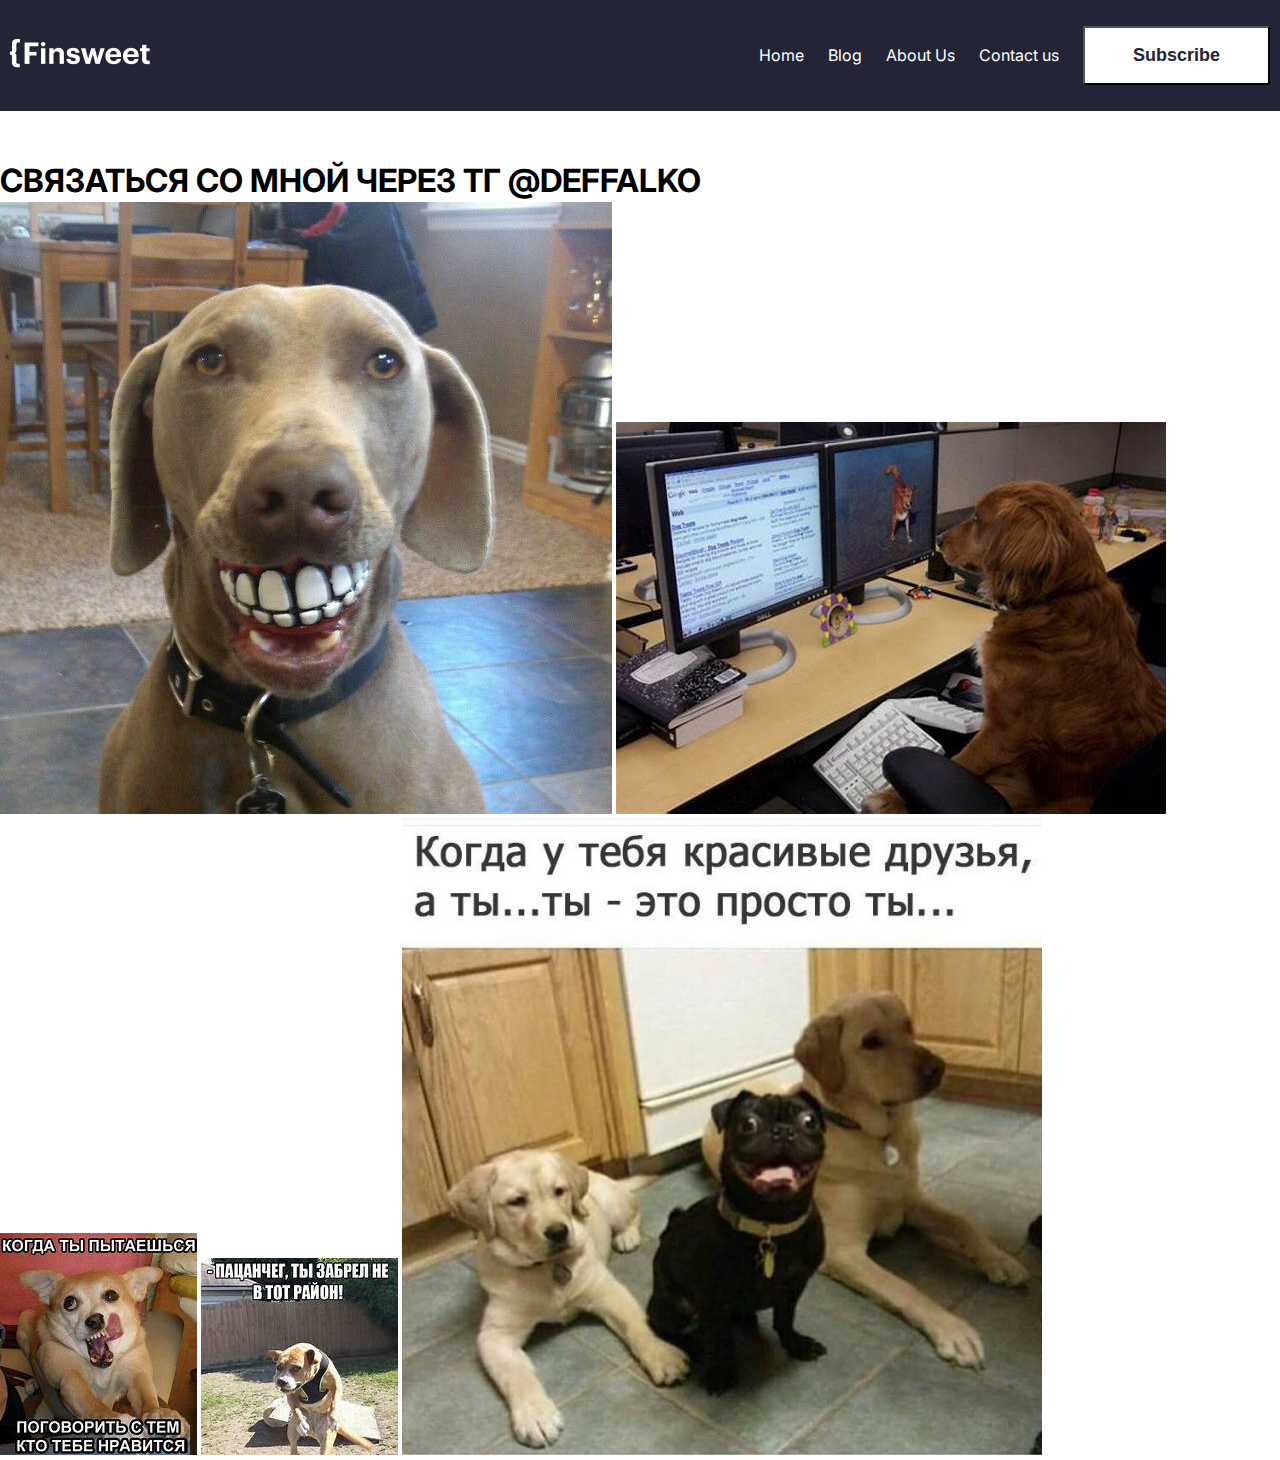
<file: contact.html>
<!DOCTYPE html>
<html lang="en">

<head>
    <meta charset="UTF-8">
    <meta http-equiv="X-UA-Compatible" content="IE=edge">
    <meta name="viewport" content="width=device-width, initial-scale=1.0, maximum-scale=1.0, minimum-scale=1.0">
    <title>Document</title>
    <link rel="preconnect" href="https://fonts.googleapis.com">
    <link rel="preconnect" href="https://fonts.gstatic.com" crossorigin>
    <link
        href="https://fonts.googleapis.com/css2?family=Inter:wght@400;500;600&family=Playfair+Display:wght@700&display=swap"
        rel="stylesheet">
    <link rel="stylesheet" href="./css/main.css">
</head>

<body>
    <header class="header">
        <div class="container">
            <div class="header__inner">
                <a href="index.html" class="logo">
                    <img src="img/Logo (1).png" alt="Logo" class="logo__img">
                </a>
                <nav class="menu">
                    <button class="menu__btn">
                        <span></span>
                        <span></span>
                        <span></span>
                    </button>
                    <ul class="menu__list">
                        <li class="menu__list-item">
                            <a href="index.html" class="menu__list-link">Home</a>
                        </li>
                        <li class="menu__list-item">
                            <a href="blog.html" class="menu__list-link">Blog</a>
                        </li>
                        <li class="menu__list-item">
                            <a href="about.html" class="menu__list-link">About Us</a>
                        </li>
                        <li class="menu__list-item">
                            <a href="contact.html" class="menu__list-link">Contact us</a>
                        </li>
                        <li class="menu__list-itemm">
                            <button href="#" class="menu__list-linkk">Subscribe</button>
                        </li>
                    </ul>
                </nav>
            </div>
        </div>
    </header>
    <div class="opopopo">
        <h1>СВЯЗАТЬСЯ СО МНОЙ ЧЕРЕЗ ТГ @DEFFALKO</h1>
        <img src="img/смешная собачка.jpg" alt="смешная">
        <img src="img/смещная собачкадва.jpeg" alt="смещная">
        <img src="img/смешная собачкатри.jpeg" alt="смещная">
        <img src="img/смешная собачкачетыре.jpeg" alt="смещная">
        <img src="img/смешная собачкапять.jpg" alt="смещная">
    </div>
</body>

</html>
</file>
<file: css/main.css>
.header {
  background-color: #232536;
}
.header .header__inner {
  display: flex;
  justify-content: space-between;
  align-items: center;
}

.menu__list {
  display: flex;
  gap: 24px;
  padding: 26px 0;
  align-items: center;
}

.menu__list-link {
  color: #fff;
}

.menu__list-linkk {
  color: #232536;
  background-color: white;
  padding: 16px 48px;
  font-size: 18px;
}

.section__body .section__body-tytle, .about-about .about-tytle, .back-body .back-data, .article-body .body-data, .texts .tytle, .us__body .us__body-tytle, .post__box .post__box-tytle {
  font-weight: 500;
  font-family: "Inter", sans-serif;
  line-height: 1.3;
}

.testy-box__one .box__one-tytle, .history__body .history__body-tytle, .texts .tytle .tytle-it, .misia__body .misia__body-tytle, .startup-body .startup-body__tytle {
  font-weight: 600;
  font-family: "Inter", sans-serif;
  line-height: 1.3;
}

.join-box .join__tytle, .box__three__tolpa .three-park__tytle, .testy-box__three .box__three, .testy-box__one .box__one-text, .company-box .company__text, .section-tytle, .history__body .history__body-text, .featurs-box .box-tytle, .featurs-tytle, .about-about .about-salka, .about-about .about-text, .back-body .back-text, .back .track .back-tytle, .article-body .body-text, .article-tytle, .texts .top-text, .team__box .team__box-text, .team__box .team__box-tytle, .misia__body .misia__body-text, .us__body .us__body-text, .startup-body .startup-body__text, .startup-tytle, .post__box .post__box-text, .btn__yellow, .header__news-fon .new-text, .menu__list-linkk {
  font-weight: 700;
  font-family: "Sen", sans-serif;
  line-height: 1.3;
}

footer {
  background-color: #232536;
}
footer .header__inner {
  display: flex;
  justify-content: space-between;
  align-items: center;
}

.header__news {
  margin-bottom: 48px;
}

.header__news-fon {
  padding: 80px 64px;
  display: flex;
  gap: 15px;
}
.header__news-fon .new-text {
  color: #fff;
  font-size: 36px;
}

.form .form__input {
  border: 1px solid #4C4C4C;
  background-color: transparent;
  padding: 14px 162px 14px 24px;
  margin-right: 24px;
}
.form .form__btn {
  background-color: #FFD050;
  color: #232536;
  padding: 16px 48px;
}

.header__sochial {
  display: flex;
  justify-content: space-between;
  color: #fff;
  margin-bottom: 56px;
}
.header__sochial .header__footer-icon {
  display: flex;
  gap: 30px;
  cursor: pointer;
}

.section__body .section__body-tytle, .about-about .about-tytle, .back-body .back-data, .article-body .body-data, .texts .tytle, .us__body .us__body-tytle, .post__box .post__box-tytle {
  font-weight: 500;
  font-family: "Inter", sans-serif;
  line-height: 1.3;
  color: #232536;
}

.testy-box__one .box__one-tytle, .history__body .history__body-tytle, .texts .tytle .tytle-it, .misia__body .misia__body-tytle, .startup-body .startup-body__tytle {
  font-weight: 600;
  font-family: "Inter", sans-serif;
  line-height: 1.3;
  color: #232536;
}

.join-box .join__tytle, .box__three__tolpa .three-park__tytle, .testy-box__three .box__three, .testy-box__one .box__one-text, .company-box .company__text, .section-tytle, .history__body .history__body-text, .featurs-box .box-tytle, .featurs-tytle, .about-about .about-salka, .about-about .about-text, .back-body .back-text, .back .track .back-tytle, .article-body .body-text, .article-tytle, .texts .top-text, .team__box .team__box-text, .team__box .team__box-tytle, .misia__body .misia__body-text, .us__body .us__body-text, .startup-body .startup-body__text, .startup-tytle, .post__box .post__box-text, .btn__yellow, .menu__list-linkk, .header__news-fon .new-text {
  font-weight: 700;
  font-family: "Sen", sans-serif;
  line-height: 1.3;
  color: #232536;
}

.btn__yellow {
  padding: 16px 48px;
  background-color: #FFD050;
  font-size: 18px;
  cursor: pointer;
}

.section__body .section__body-tytle, .about-about .about-tytle, .back-body .back-data, .article-body .body-data, .texts .tytle, .us__body .us__body-tytle, .post__box .post__box-tytle {
  font-weight: 500;
  font-family: "Inter", sans-serif;
  line-height: 1.3;
}

.testy-box__one .box__one-tytle, .history__body .history__body-tytle, .texts .tytle .tytle-it, .misia__body .misia__body-tytle, .startup-body .startup-body__tytle {
  font-weight: 600;
  font-family: "Inter", sans-serif;
  line-height: 1.3;
}

.join-box .join__tytle, .box__three__tolpa .three-park__tytle, .testy-box__three .box__three, .testy-box__one .box__one-text, .company-box .company__text, .section-tytle, .history__body .history__body-text, .featurs-box .box-tytle, .featurs-tytle, .about-about .about-salka, .about-about .about-text, .back-body .back-text, .back .track .back-tytle, .article-body .body-text, .article-tytle, .texts .top-text, .team__box .team__box-text, .team__box .team__box-tytle, .misia__body .misia__body-text, .us__body .us__body-text, .startup-body .startup-body__text, .startup-tytle, .post__box .post__box-text, .menu__list-linkk, .header__news-fon .new-text, .btn__yellow {
  font-weight: 700;
  font-family: "Sen", sans-serif;
  line-height: 1.3;
}

.post {
  padding-bottom: 64px;
  max-width: 1440px;
  margin: 0 auto;
}

.post__telo {
  padding: 80px;
  background-color: #F4F0F8;
}

.post__telo-item {
  display: flex;
  gap: 141px;
}

.post__box .post__box-tytle {
  text-transform: uppercase;
}
.post__box .post__box-text {
  font-size: 36px;
  max-width: 625px;
  margin-top: 20px;
}
.post__box .post__box-data {
  font-size: 14px;
  margin-top: 16px;
}
.post__box .post__box-paras {
  color: #6D6E76;
  max-width: 625px;
  margin-top: 16px;
}
.post__box .post__box-btn {
  margin-top: 32px;
}

.startup {
  padding-bottom: 168px;
}

.startup-tytle {
  font-size: 48px;
}

.startup-hr {
  max-width: 1282px;
  color: #6D6E76;
  margin-top: 32px;
}

.startup-box {
  margin-top: 64px;
  display: flex;
  gap: 32px;
}

.startup-body .startup-body__tytle {
  text-transform: uppercase;
  color: #592EA9;
}
.startup-body .startup-body__text {
  max-width: 603px;
  font-size: 36px;
  margin-top: 20px;
}
.startup-body .startup-body__paras {
  margin-top: 16px;
  max-width: 625px;
  color: #6D6E76;
}

.featurs {
  padding-bottom: 128px;
}

.us {
  padding-top: 80px;
  padding-bottom: 128px;
}

.us-pack {
  display: flex;
  gap: 32px;
  padding-left: 100px;
  align-items: center;
  z-index: 5;
}

.us__body {
  z-index: 10;
  background-color: #fff;
  padding: 64px;
}
.us__body .us__body-text {
  font-size: 48px;
  max-width: 500px;
}

.us__telo .us__telo-text {
  color: #4C4C4C;
  max-width: 477px;
}

.us-img {
  position: relative;
  z-index: 1;
  margin-top: -64px;
}

.misia__pack {
  padding: 128px 108px 64px;
  background-color: #F4F0F8;
  display: flex;
  gap: 32px;
}

.misia__body .misia__body-tytle {
  text-transform: uppercase;
}
.misia__body .misia__body-text {
  max-width: 483px;
  font-size: 28px;
  margin-top: 24px;
}
.misia__body .misia__body-paras {
  color: #6D6E76;
  margin-top: 16px;
}

.team__park {
  display: flex;
  gap: 70px;
  padding-bottom: 128px;
}

.team__box .team__box-tytle {
  font-size: 36px;
}
.team__box .team__box-text {
  font-size: 24px;
  margin-top: 16px;
  max-width: 520px;
}
.team__box .team__box-paras {
  max-width: 520px;
  margin-top: 16px;
}

.section__body .section__body-tytle, .about-about .about-tytle, .back-body .back-data, .article-body .body-data, .texts .tytle, .post__box .post__box-tytle, .us__body .us__body-tytle {
  font-weight: 500;
  font-family: "Inter", sans-serif;
  line-height: 1.3;
}

.testy-box__one .box__one-tytle, .history__body .history__body-tytle, .texts .tytle .tytle-it, .startup-body .startup-body__tytle, .misia__body .misia__body-tytle {
  font-weight: 600;
  font-family: "Inter", sans-serif;
  line-height: 1.3;
}

.join-box .join__tytle, .box__three__tolpa .three-park__tytle, .testy-box__three .box__three, .testy-box__one .box__one-text, .company-box .company__text, .section-tytle, .history__body .history__body-text, .featurs-box .box-tytle, .featurs-tytle, .about-about .about-salka, .about-about .about-text, .back-body .back-text, .back .track .back-tytle, .article-body .body-text, .article-tytle, .texts .top-text, .menu__list-linkk, .header__news-fon .new-text, .btn__yellow, .post__box .post__box-text, .startup-tytle, .startup-body .startup-body__text, .us__body .us__body-text, .misia__body .misia__body-text, .team__box .team__box-tytle, .team__box .team__box-text {
  font-weight: 700;
  font-family: "Sen", sans-serif;
  line-height: 1.3;
}

html {
  box-sizing: border-box;
}

*, *::after, *::before {
  box-sizing: inherit;
  margin: 0;
  padding: 0;
}

html,
body {
  height: 100%;
}

ul {
  list-style: none;
}

a {
  text-decoration: none;
  color: inherit;
}

body {
  font-size: 16px;
  font-weight: 400;
  font-family: "Inter", sans-serif;
  line-height: 1.3;
}

.wrapper {
  min-height: 100%;
  display: flex;
  flex-direction: column;
}

.container {
  max-width: 1300px;
  margin: 0 auto;
  padding: 0 10px;
}

.btn__yellow {
  padding: 16px 48px;
  background-color: #FFD050;
  font-size: 18px;
  cursor: pointer;
}

.fontemn {
  position: absolute;
  display: none;
}

.topheader {
  max-width: 1440px;
  margin: 0 auto;
  height: 720px;
  background-repeat: no-repeat;
  background-size: cover;
  background-position: bottom center;
}

.texts {
  position: absolute;
  z-index: 5;
  padding-top: 128px;
  padding-left: 81px;
}
.texts .tytle {
  text-transform: uppercase;
  display: flex;
  gap: 5px;
  color: white;
}
.texts .top-text {
  color: white;
  margin-top: 24px;
  font-size: 56px;
}
.texts .duis {
  color: #fff;
  margin-top: 16px;
}
.texts .it {
  margin-top: 48px;
}

.data-text {
  color: #fff;
  margin-top: 24px;
}

.article {
  padding-top: 128px;
  padding-bottom: 151px;
}

.article-tytle {
  font-size: 36px;
  color: #232536;
  margin-bottom: 32px;
}

.article-body {
  display: inline-block;
  border: 1px solid rgba(0, 0, 0, 0.1);
  padding: 32px;
}
.article-body .body-data {
  font-size: 14px;
  margin-top: 32px;
}
.article-body .body-text {
  font-size: 28px;
  margin-top: 16px;
}
.article-body .body-para {
  color: #6D6E76;
  margin-top: 16px;
}
.article-body .body-btn {
  margin-top: 32px;
}

.dlz {
  display: flex;
  gap: 32px;
}

.back .track {
  display: flex;
  justify-content: space-between;
}
.back .track .back-tytle {
  font-size: 36px;
}
.back .track .back-vew {
  color: #592EA9;
}

.back-body {
  padding: 32px 32px 25px 32px;
}
.back-body .back-data {
  font-size: 14px;
}
.back-body .back-text {
  font-size: 24px;
  margin-top: 8px;
}

.body-img {
  max-width: 669px;
  width: 100%;
}

.back-body:hover {
  background-color: #FBF6EA;
}

.about {
  padding-bottom: 128px;
}

.about__pack {
  padding: 96px 80px;
  background-color: #F4F0F8;
  display: flex;
  gap: 80px;
}

.about-about .about-text {
  font-size: 36px;
  margin-top: 28px;
}
.about-about .about-item {
  margin-top: 16px;
}
.about-about .about-salka {
  display: inline-block;
  font-size: 18px;
  color: #592EA9;
  margin-top: 16px;
}

.about-text {
  font-size: 28px;
}

.featurs {
  padding-bottom: 128px;
}

.featurs-tytle {
  display: flex;
  justify-content: center;
  font-size: 36px;
}

.boxses {
  display: flex;
  gap: 32px;
}

.featurs-box {
  margin-top: 48px;
  cursor: pointer;
  border: 1px solid rgba(0, 0, 0, 0.1);
  padding: 32px;
}
.featurs-box .box-tytle {
  font-size: 28px;
  margin-top: 16px;
}
.featurs-box .box-poi {
  margin-top: 4px;
  color: #6D6E76;
}

.featurs-box:hover {
  background-color: #FFD050;
}

.history {
  padding-bottom: 128px;
}

.history-tot {
  max-width: 949px;
  height: 747px;
}

.passat {
  position: relative;
}

.history-img {
  position: relative;
  width: 100%;
}

.history__body {
  position: absolute;
  z-index: 5;
  right: 0;
  bottom: 0;
  padding: 80px;
  background-color: #fff;
}
.history__body .history__body-text {
  font-size: 48px;
  margin-top: 24px;
}
.history__body .history__body-para {
  color: #6D6E76;
  margin-top: 16px;
}
.history__body .disc {
  margin-top: 32px;
}

.section {
  padding-bottom: 96px;
}

.section-tytle {
  text-align: center;
  font-size: 36px;
}

.section-park {
  margin-top: 48px;
  align-items: center;
  justify-content: center;
}

.section__body {
  cursor: pointer;
  display: inline-block;
  padding: 40px 50px;
  background-color: #F4F4F4;
  text-align: center;
}
.section__body .section__body-tytle {
  font-size: 28px;
  margin-top: 20px;
}
.section__body .section__body-paras {
  font-size: 14px;
  color: #6D6E76;
}
.section__body .section__body-box {
  display: flex;
  justify-content: center;
  gap: 16px;
  margin-top: 20px;
}

.section__body:hover {
  background-color: #FBF6EA;
}

.section-park {
  display: flex;
  gap: 32px;
}

.company {
  padding-bottom: 96px;
}

.company-tytle {
  font-size: 14px;
  color: #6D6E76;
}

.company-box {
  display: flex;
  gap: 86px;
  align-items: baseline;
}
.company-box .company__text {
  color: #6D6E76;
  font-size: 24px;
}

.testy {
  padding-bottom: 128px;
}

.testy-box {
  display: flex;
  gap: 80px;
  padding: 92px 111px 75px;
  background-color: #FBF6EA;
}

.testy-box__one {
  max-width: 350px;
}
.testy-box__one .box__one-text {
  font-size: 36px;
  margin-top: 12px;
}
.testy-box__one .box__one-paras {
  color: #232536;
  margin-top: 16px;
}

.testy-box__three .box__three {
  font-size: 24px;
  max-width: 469px;
}

.box__three-park {
  display: flex;
  margin-top: 121px;
  gap: 16px;
}

.box__three__tolpa .three-park__tytle {
  font-size: 24px;
}
.box__three__tolpa .three-park__text {
  color: #6D6E76;
}

.join {
  padding-bottom: 128px;
}

.join-box {
  text-align: center;
  margin: 0 auto;
  max-width: 450px;
}
.join-box .join__tytle {
  font-size: 36px;
}
.join-box .join__text {
  color: #6D6E76;
  margin-top: 16px;
}
.join-box .join__btn {
  margin-top: 32px;
  width: 50%;
}

.three-park__img {
  width: 100%;
}

.menu__btn {
  width: 30px;
  height: 20px;
  display: flex;
  flex-direction: column;
  justify-content: space-between;
  padding: 0;
  border: none;
  background-color: transparent;
  cursor: pointer;
  display: none;
}

.menu__btn span {
  height: 2px;
  background-color: #fff;
  width: 100%;
}

.opopopo {
  margin-top: 10rem;
}

header {
  position: fixed;
  top: 0;
  width: 100%;
  z-index: 20;
}

.us-img__icon {
  width: 100%;
}

.team__box-img {
  width: 100%;
}

@media (max-width: 1267px) {
  .company-box {
    display: grid;
    grid-template-columns: repeat(3, 1fr);
  }
}
@media (max-width: 1000px) {
  .dlz {
    flex-direction: column;
  }
  .back-body__park {
    display: grid;
    grid-template-columns: repeat(2, 1fr);
  }
  .section-park {
    display: grid;
    grid-template-columns: repeat(2, 1fr);
  }
  .post__box .post__box-text {
    font-size: 22px;
  }
  .post__box .post__box-paras {
    font-size: 14px;
  }
  .team__park {
    flex-direction: column;
  }
}
@media (max-width: 873px) {
  .about-about .about-text {
    font-size: 26px;
  }
  .boxses {
    display: grid;
    grid-template-columns: repeat(2, 1fr);
  }
  .history__body {
    right: 15rem;
    padding: 19px;
    left: 0;
  }
  .history__body .history__body-text {
    font-size: 28px;
  }
  .history__body .history__body-para {
    font-size: 15px;
  }
  .testy-box__one .box__one-text {
    font-size: 24px;
  }
  .testy-box__one .box__one-paras {
    font-size: 15px;
  }
  .testy-box__three .box__three {
    font-size: 15px;
  }
  .post__paket-img {
    width: 100%;
  }
  .post__paket-img {
    display: none;
  }
  .startup-body .startup-body__text {
    font-size: 22px;
  }
  .us__body {
    display: none;
  }
}
@media (max-width: 649px) {
  .about__pack {
    flex-direction: column;
  }
  .history__body .history__body-text {
    font-size: 28px;
  }
  .history__body .history__body-para {
    font-size: 15px;
  }
  .history__body {
    right: 0;
  }
  .company-box {
    display: grid;
    grid-template-columns: repeat(2, 1fr);
  }
  .testy-box {
    display: grid;
    grid-template-columns: repeat(1, 1fr);
  }
  .testy-box__two {
    display: none;
  }
  .menu__list {
    display: grid;
    grid-template-columns: repeat(2, 1fr);
  }
  .header__news-fon .new-text {
    font-size: 19px;
  }
  .header {
    z-index: 10;
  }
  .menu__btn {
    display: flex;
    position: absolute;
    z-index: 10;
  }
  .menu__btn,
  .logo {
    position: relative;
    z-index: 14;
  }
  .menu__list {
    z-index: 10;
    position: absolute;
    z-index: 5;
    background-color: #151515;
    flex-direction: column;
    top: 0;
    left: 0;
    padding-top: 200px;
    height: 100vh;
    right: 0;
    bottom: 0;
    align-items: center;
    transform: translateY(-100%);
    transition: transform 0.3s ease;
  }
  .menu__list.menu__list--active {
    transform: translateY(0);
  }
  .startup-box {
    flex-direction: column;
  }
  .us__telo {
    display: none;
  }
}
@media (max-width: 500px) {
  .texts .top-text {
    font-size: 28px;
  }
  .back-body__park {
    display: grid;
    grid-template-columns: repeat(1, 1fr);
  }
  .about-about .about-text {
    font-size: 15px;
  }
  .about-about .about-item {
    font-size: 15px;
  }
  .boxses {
    display: grid;
    grid-template-columns: repeat(1, 1fr);
  }
  .section-park {
    display: grid;
    grid-template-columns: repeat(1, 1fr);
  }
  .company-box {
    display: grid;
    grid-template-columns: repeat(1, 1fr);
  }
  .testy-box__one .box__one-text {
    font-size: 15px;
  }
  .testy-box__one .box__one-paras {
    font-size: 11px;
  }
  .testy-box__three .box__three {
    font-size: 11px;
  }
  footer .header__inner .logo {
    display: none;
  }
  .header__news-fon {
    flex-direction: column;
  }
  .header__news-fon {
    padding: 0;
  }
  .post__box .post__box-text {
    font-size: 17px;
  }
  .post__box .post__box-paras {
    font-size: 10px;
  }
  .misia__pack {
    flex-direction: column;
  }
  .misia__body .misia__body-text {
    font-size: 15px;
  }
  .misia__body .misia__body-paras {
    font-size: 14px;
  }
  .misia__pack {
    padding: 50px 10px 30px;
  }
}/*# sourceMappingURL=main.css.map */
</file>
